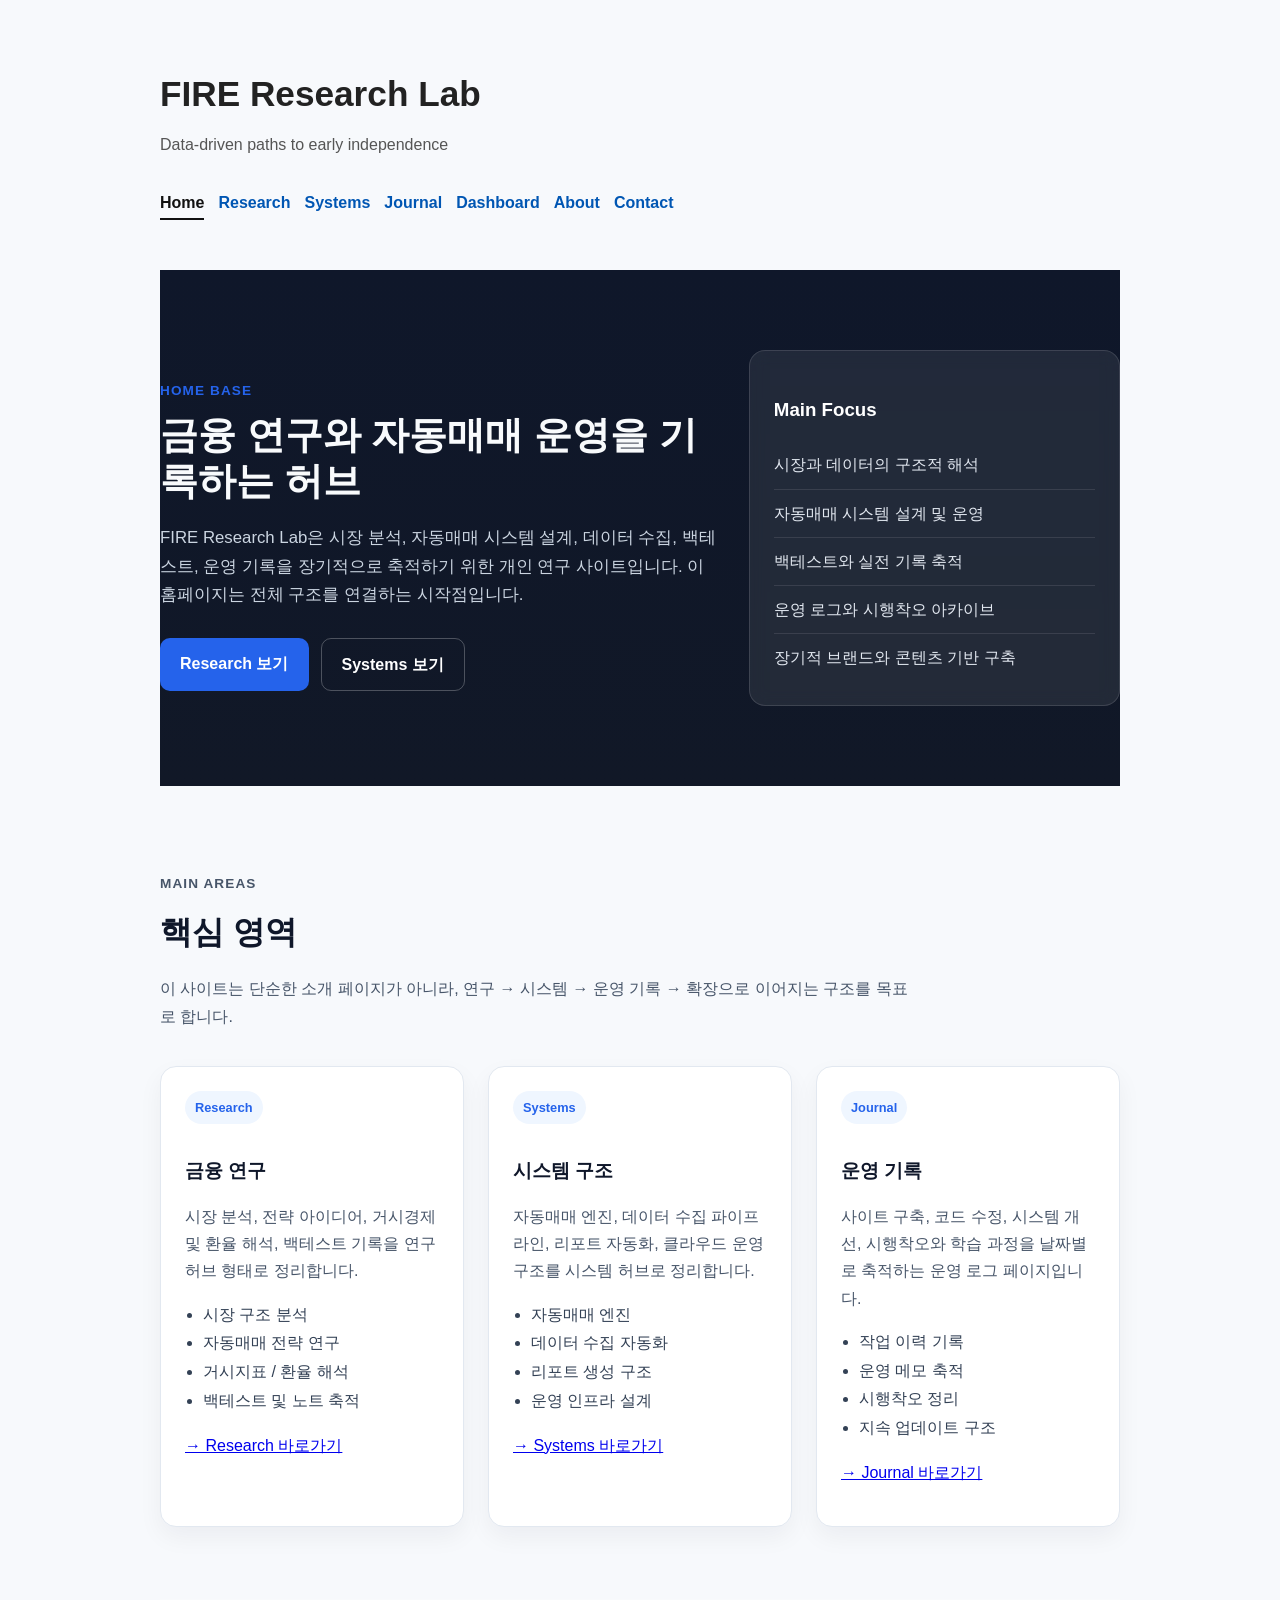
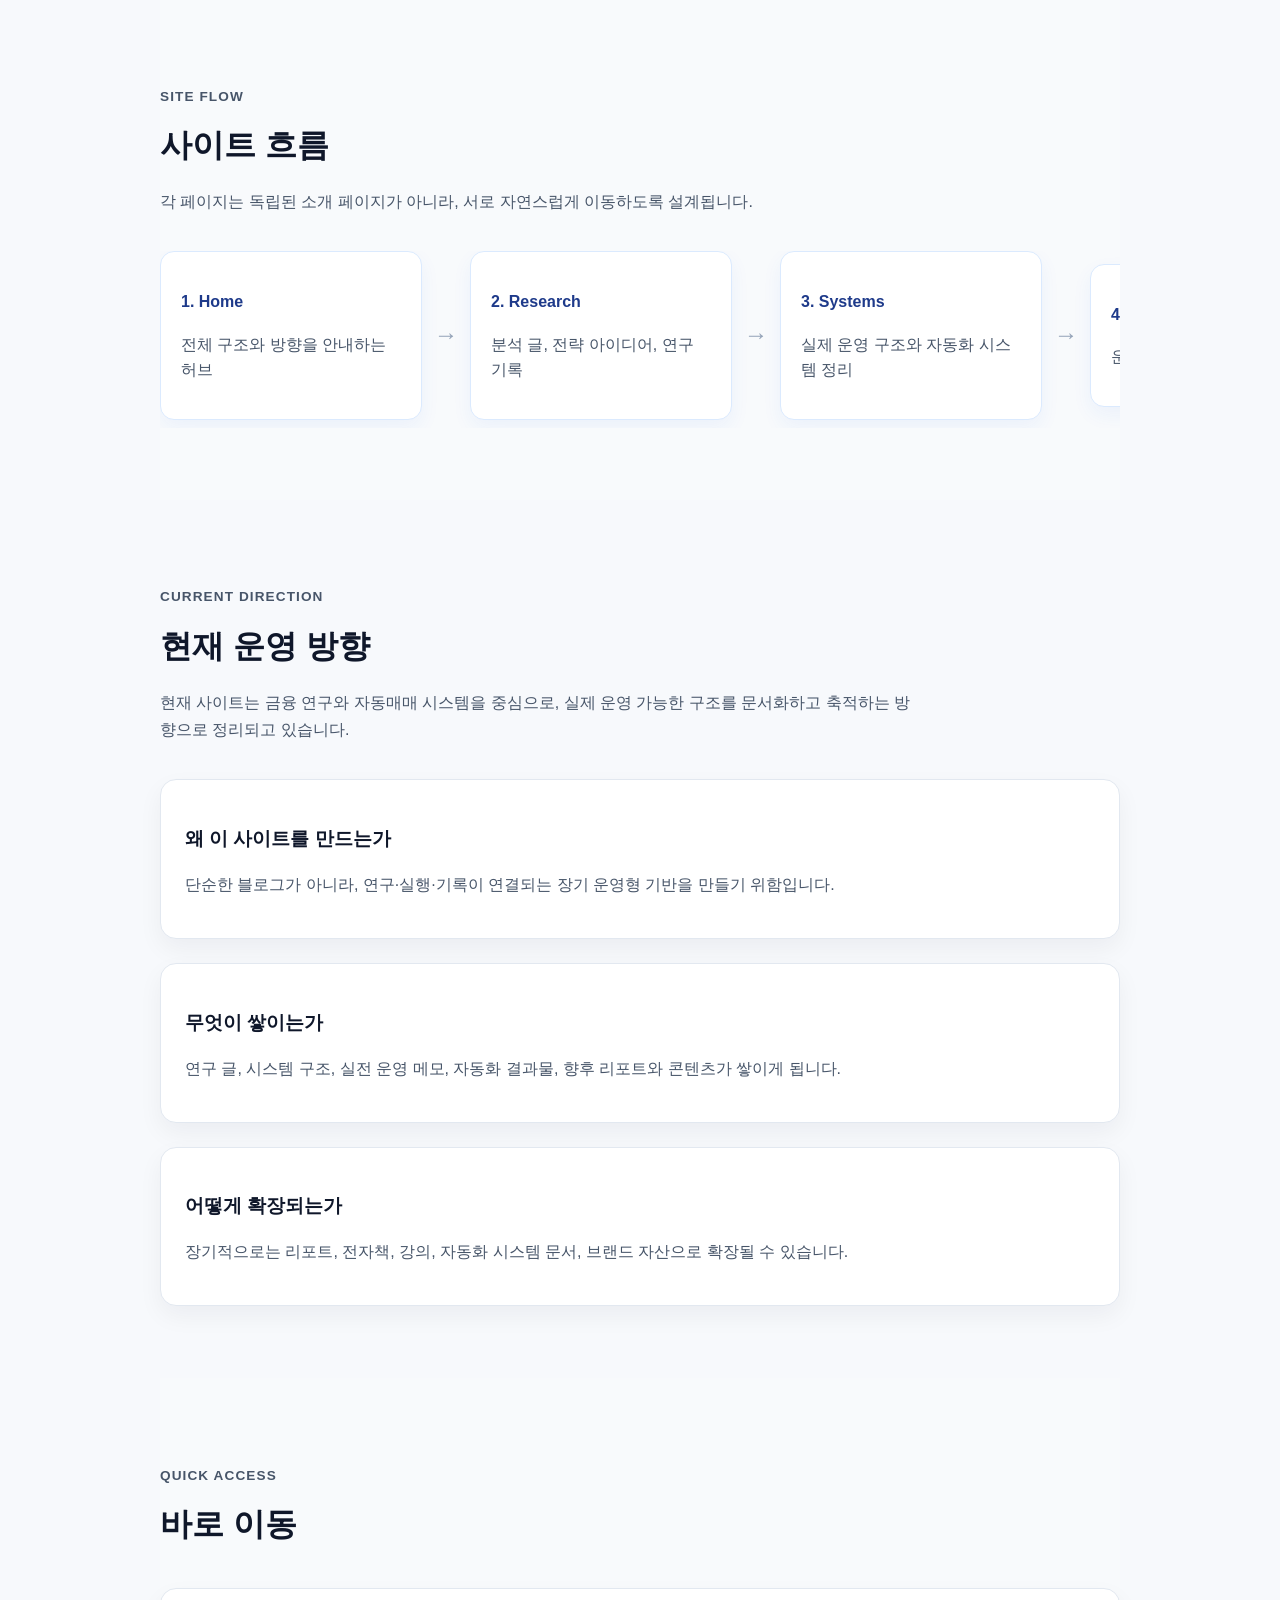
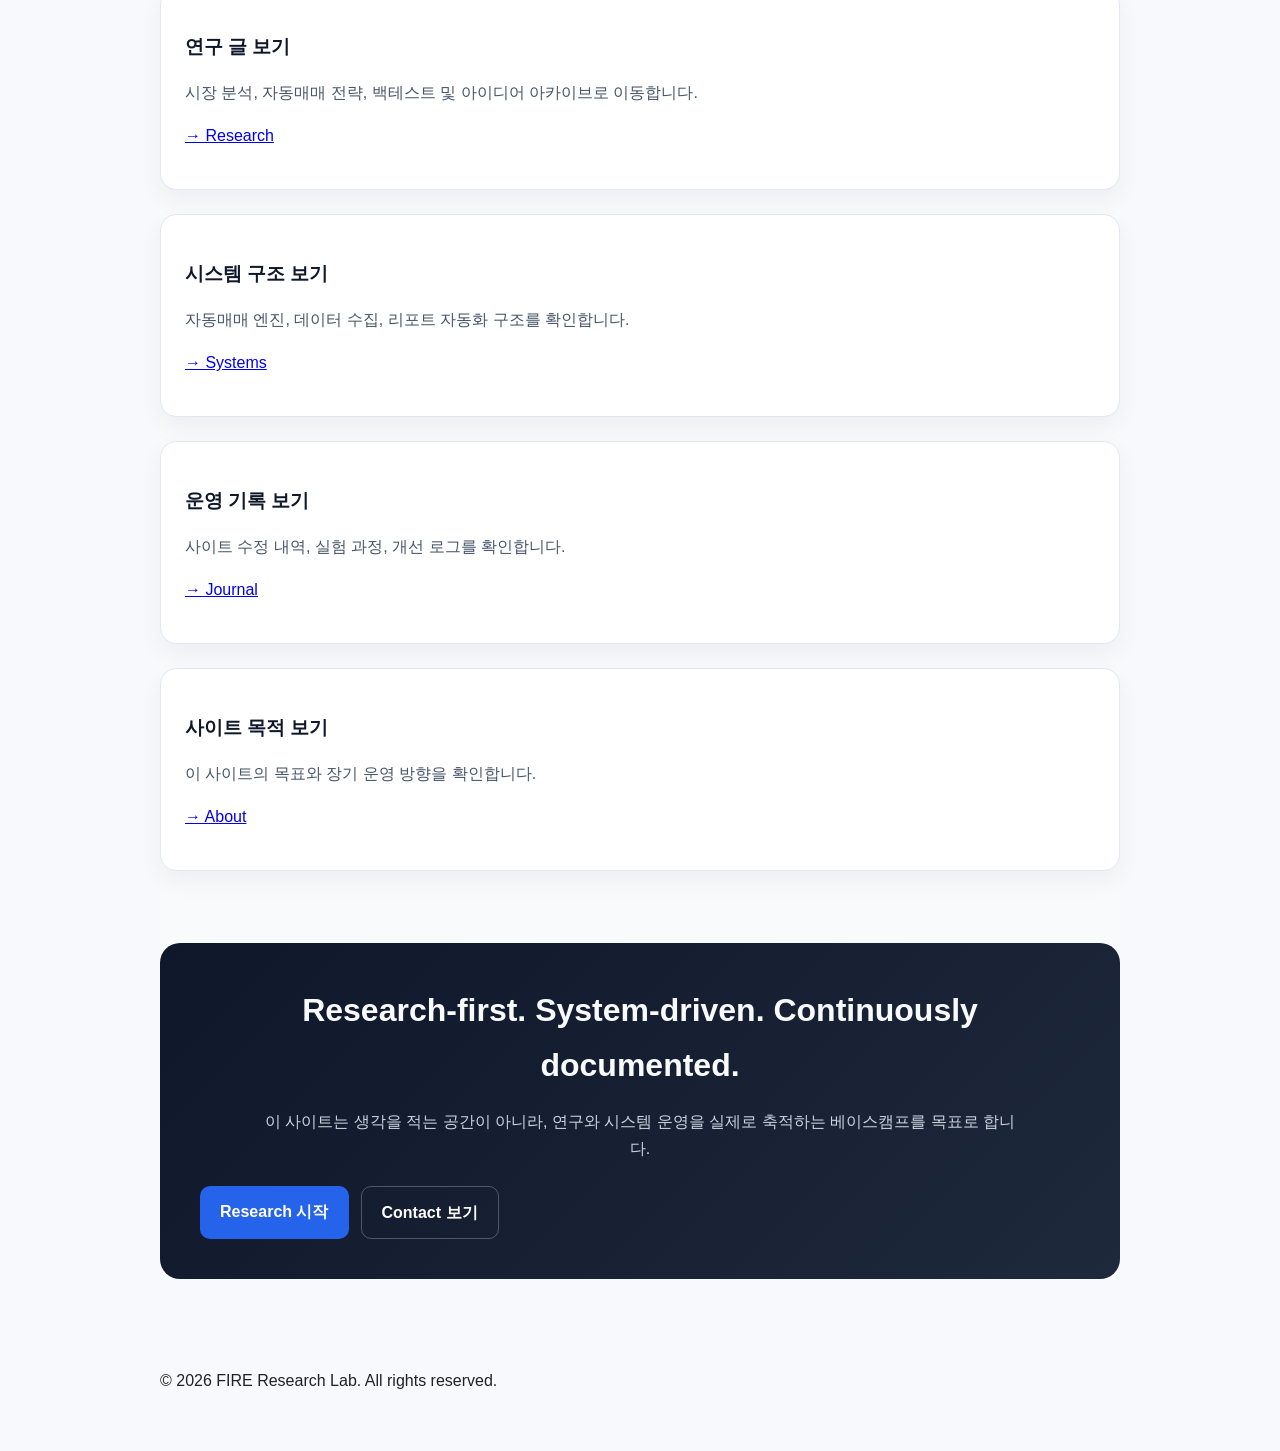
<file: index.html>
<!DOCTYPE html>
<html lang="ko">
<head>
  <meta charset="UTF-8">
  <meta name="viewport" content="width=device-width, initial-scale=1.0">
  <title>FIRE Research Lab</title>
  <meta name="description" content="금융 연구, 자동매매 시스템, 데이터 분석, 운영 기록을 축적하는 개인 금융 연구 사이트">
  <meta name="keywords" content="금융 연구, 자동매매, 시스템 트레이딩, 백테스트, 데이터 분석, GitHub Pages">
  <meta name="author" content="Ji-hyun">
  <meta name="robots" content="index, follow">
  <link rel="canonical" href="https://nahaebom.github.io/index.html">

  <meta property="og:type" content="website">
  <meta property="og:title" content="FIRE Research Lab">
  <meta property="og:description" content="금융 연구, 자동매매 시스템, 데이터 분석, 운영 기록을 축적하는 개인 금융 연구 사이트">
  <meta property="og:url" content="https://nahaebom.github.io/index.html">
  <meta property="og:site_name" content="FIRE Research Lab">
  <meta property="og:locale" content="ko_KR">

  <meta name="twitter:card" content="summary">
  <meta name="twitter:title" content="FIRE Research Lab">
  <meta name="twitter:description" content="금융 연구, 자동매매 시스템, 데이터 분석, 운영 기록을 축적하는 개인 금융 연구 사이트">

  <link rel="stylesheet" href="css/style.css">
</head>
<body>

  <header class="site-header">
    <div class="container">
      <h1 class="site-title">FIRE Research Lab</h1>
      <p class="site-subtitle">Data-driven paths to early independence</p>

      <nav class="site-nav">
        <a href="index.html" class="active">Home</a>
        <a href="research.html">Research</a>
        <a href="systems.html">Systems</a>
        <a href="journal.html">Journal</a>

        <a href="dashboard.html">Dashboard</a>
        <a href="about.html">About</a>
        <a href="contact.html">Contact</a>
      </nav>
    </div>
  </header>

  <main>
    <!-- Hero -->
    <section class="page-hero">
      <div class="container">
        <div class="hero-grid">
          <div>
            <p class="section-eyebrow">Home Base</p>
            <h2 class="page-title">금융 연구와 자동매매 운영을 기록하는 허브</h2>
            <p class="page-description">
              FIRE Research Lab은 시장 분석, 자동매매 시스템 설계, 데이터 수집,
              백테스트, 운영 기록을 장기적으로 축적하기 위한 개인 연구 사이트입니다.
              이 홈페이지는 전체 구조를 연결하는 시작점입니다.
            </p>

            <div class="hero-actions">
              <a href="research.html" class="btn btn-primary">Research 보기</a>
              <a href="systems.html" class="btn btn-secondary">Systems 보기</a>
            </div>
          </div>

          <div class="hero-card">
            <h3>Main Focus</h3>
            <ul class="hero-list">
              <li>시장과 데이터의 구조적 해석</li>
              <li>자동매매 시스템 설계 및 운영</li>
              <li>백테스트와 실전 기록 축적</li>
              <li>운영 로그와 시행착오 아카이브</li>
              <li>장기적 브랜드와 콘텐츠 기반 구축</li>
            </ul>
          </div>
        </div>
      </div>
    </section>

    <!-- Main Areas -->
    <section class="content-section">
      <div class="container">
        <div class="section-heading">
          <p class="section-eyebrow">Main Areas</p>
          <h2>핵심 영역</h2>
          <p>
            이 사이트는 단순한 소개 페이지가 아니라,
            연구 → 시스템 → 운영 기록 → 확장으로 이어지는 구조를 목표로 합니다.
          </p>
        </div>

        <div class="card-grid three-col">
          <article class="info-card">
            <span class="card-tag">Research</span>
            <h3>금융 연구</h3>
            <p>
              시장 분석, 전략 아이디어, 거시경제 및 환율 해석,
              백테스트 기록을 연구 허브 형태로 정리합니다.
            </p>
            <ul class="feature-list">
              <li>시장 구조 분석</li>
              <li>자동매매 전략 연구</li>
              <li>거시지표 / 환율 해석</li>
              <li>백테스트 및 노트 축적</li>
            </ul>
            <p><a href="research.html">→ Research 바로가기</a></p>
          </article>

          <article class="info-card">
            <span class="card-tag">Systems</span>
            <h3>시스템 구조</h3>
            <p>
              자동매매 엔진, 데이터 수집 파이프라인, 리포트 자동화,
              클라우드 운영 구조를 시스템 허브로 정리합니다.
            </p>
            <ul class="feature-list">
              <li>자동매매 엔진</li>
              <li>데이터 수집 자동화</li>
              <li>리포트 생성 구조</li>
              <li>운영 인프라 설계</li>
            </ul>
            <p><a href="systems.html">→ Systems 바로가기</a></p>
          </article>

          <article class="info-card">
            <span class="card-tag">Journal</span>
            <h3>운영 기록</h3>
            <p>
              사이트 구축, 코드 수정, 시스템 개선, 시행착오와
              학습 과정을 날짜별로 축적하는 운영 로그 페이지입니다.
            </p>
            <ul class="feature-list">
              <li>작업 이력 기록</li>
              <li>운영 메모 축적</li>
              <li>시행착오 정리</li>
              <li>지속 업데이트 구조</li>
            </ul>
            <p><a href="journal.html">→ Journal 바로가기</a></p>
          </article>
        </div>
      </div>
    </section>

    <!-- Site Flow -->
    <section class="content-section alt-section">
      <div class="container">
        <div class="section-heading">
          <p class="section-eyebrow">Site Flow</p>
          <h2>사이트 흐름</h2>
          <p>
            각 페이지는 독립된 소개 페이지가 아니라, 서로 자연스럽게 이동하도록 설계됩니다.
          </p>
        </div>

        <div class="architecture-flow">
          <div class="flow-box">
            <h3>1. Home</h3>
            <p>전체 구조와 방향을 안내하는 허브</p>
          </div>
          <div class="flow-arrow">→</div>
          <div class="flow-box">
            <h3>2. Research</h3>
            <p>분석 글, 전략 아이디어, 연구 기록</p>
          </div>
          <div class="flow-arrow">→</div>
          <div class="flow-box">
            <h3>3. Systems</h3>
            <p>실제 운영 구조와 자동화 시스템 정리</p>
          </div>
          <div class="flow-arrow">→</div>
          <div class="flow-box">
            <h3>4. Journal</h3>
            <p>운영 로그와 개선 이력 축적</p>
          </div>
          <div class="flow-arrow">→</div>
          <div class="flow-box">
            <h3>5. Contact</h3>
            <p>향후 문의 및 협업 연결</p>
          </div>
        </div>
      </div>
    </section>

    <!-- Current Direction -->
    <section class="content-section">
      <div class="container">
        <div class="section-heading">
          <p class="section-eyebrow">Current Direction</p>
          <h2>현재 운영 방향</h2>
          <p>
            현재 사이트는 금융 연구와 자동매매 시스템을 중심으로,
            실제 운영 가능한 구조를 문서화하고 축적하는 방향으로 정리되고 있습니다.
          </p>
        </div>

        <div class="card-grid">
          <article class="info-card">
            <h3>왜 이 사이트를 만드는가</h3>
            <p>
              단순한 블로그가 아니라, 연구·실행·기록이 연결되는 장기 운영형 기반을 만들기 위함입니다.
            </p>
          </article>

          <article class="info-card">
            <h3>무엇이 쌓이는가</h3>
            <p>
              연구 글, 시스템 구조, 실전 운영 메모, 자동화 결과물, 향후 리포트와 콘텐츠가 쌓이게 됩니다.
            </p>
          </article>

          <article class="info-card">
            <h3>어떻게 확장되는가</h3>
            <p>
              장기적으로는 리포트, 전자책, 강의, 자동화 시스템 문서, 브랜드 자산으로 확장될 수 있습니다.
            </p>
          </article>
        </div>
      </div>
    </section>

    <!-- Quick Access -->
    <section class="content-section alt-section">
      <div class="container">
        <div class="section-heading">
          <p class="section-eyebrow">Quick Access</p>
          <h2>바로 이동</h2>
        </div>

        <div class="card-grid two-col">
          <article class="info-card">
            <h3>연구 글 보기</h3>
            <p>시장 분석, 자동매매 전략, 백테스트 및 아이디어 아카이브로 이동합니다.</p>
            <p><a href="research.html">→ Research</a></p>
          </article>

          <article class="info-card">
            <h3>시스템 구조 보기</h3>
            <p>자동매매 엔진, 데이터 수집, 리포트 자동화 구조를 확인합니다.</p>
            <p><a href="systems.html">→ Systems</a></p>
          </article>

          <article class="info-card">
            <h3>운영 기록 보기</h3>
            <p>사이트 수정 내역, 실험 과정, 개선 로그를 확인합니다.</p>
            <p><a href="journal.html">→ Journal</a></p>
          </article>

          <article class="info-card">
            <h3>사이트 목적 보기</h3>
            <p>이 사이트의 목표와 장기 운영 방향을 확인합니다.</p>
            <p><a href="about.html">→ About</a></p>
          </article>
        </div>
      </div>
    </section>

    <!-- CTA -->
    <section class="content-section cta-section">
      <div class="container">
        <div class="cta-box">
          <h2>Research-first. System-driven. Continuously documented.</h2>
          <p>
            이 사이트는 생각을 적는 공간이 아니라,
            연구와 시스템 운영을 실제로 축적하는 베이스캠프를 목표로 합니다.
          </p>
          <div class="hero-actions">
            <a href="research.html" class="btn btn-primary">Research 시작</a>
            <a href="contact.html" class="btn btn-secondary">Contact 보기</a>
          </div>
        </div>
      </div>
    </section>
  </main>

  <footer class="site-footer">
    <div class="container">
      <p>&copy; 2026 FIRE Research Lab. All rights reserved.</p>
    </div>
  </footer>

</body>
</html>
</file>
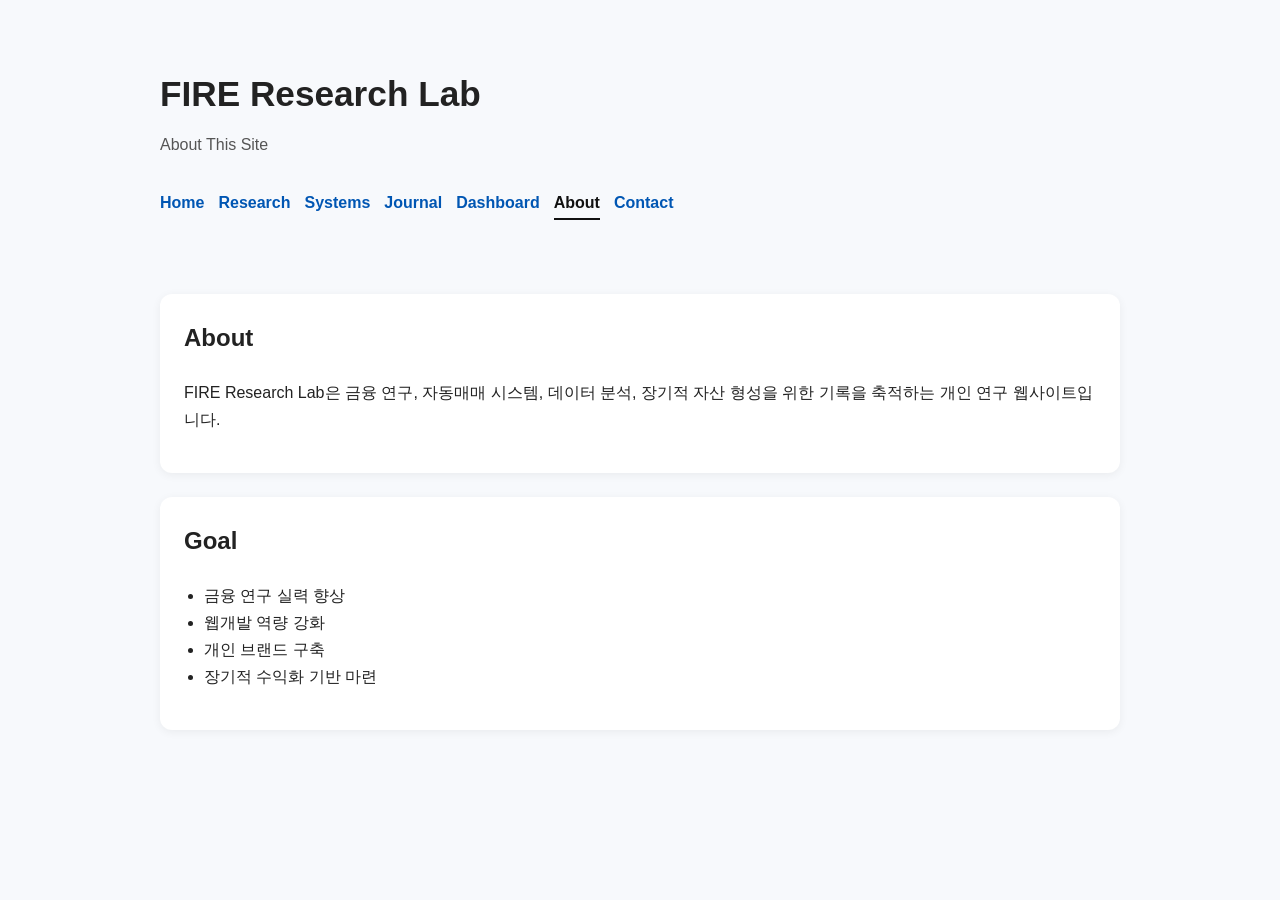
<file: about.html>
<!DOCTYPE html>
<html lang="ko">
<head>
  <meta charset="UTF-8">
  <meta name="viewport" content="width=device-width, initial-scale=1.0">
  <meta name="description" content="FIRE Research Lab의 운영 목적과 장기 방향을 소개하는 페이지">
  <title>About | FIRE Research Lab</title>
  <link rel="stylesheet" href="css/style.css">
</head>
<body>

  <header class="site-header">
    <div class="container">
      <h1 class="site-title">FIRE Research Lab</h1>
      <p class="site-subtitle">About This Site</p>

      <nav class="site-nav">
        <a href="index.html">Home</a>
        <a href="research.html">Research</a>
        <a href="systems.html">Systems</a>
        <a href="journal.html">Journal</a>
        <a href="dashboard.html">Dashboard</a>
        <a href="about.html" class="active">About</a>
        <a href="contact.html">Contact</a>
      </nav>
    </div>
  </header>

  <main class="container">
    <section class="card">
      <h2>About</h2>
      <p>
        FIRE Research Lab은 금융 연구, 자동매매 시스템, 데이터 분석, 장기적 자산 형성을 위한 기록을 축적하는 개인 연구 웹사이트입니다.
      </p>
    </section>

    <section class="card">
      <h2>Goal</h2>
      <ul>
        <li>금융 연구 실력 향상</li>
        <li>웹개발 역량 강화</li>
        <li>개인 브랜드 구축</li>
        <li>장기적 수익화 기반 마련</li>
      </ul>
    </section>
  </main>

</body>
</html>
</file>
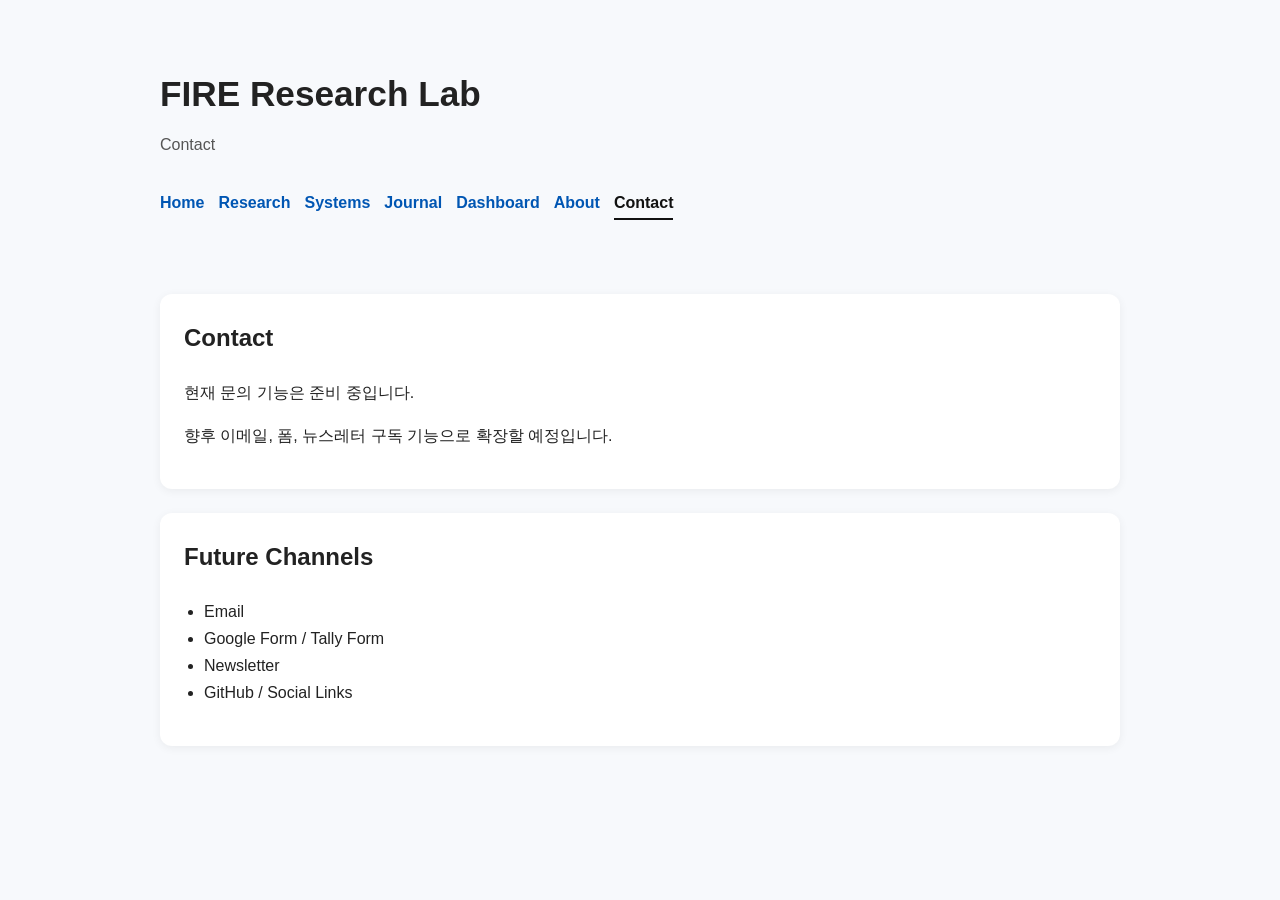
<file: contact.html>
<!DOCTYPE html>
<html lang="ko">
<head>
  <meta charset="UTF-8">
  <meta name="viewport" content="width=device-width, initial-scale=1.0">
  <meta name="description" content="FIRE Research Lab의 문의 및 향후 소통 채널을 안내하는 페이지">
  <title>Contact | FIRE Research Lab</title>
  <link rel="stylesheet" href="css/style.css">
</head>
<body>

  <header class="site-header">
    <div class="container">
      <h1 class="site-title">FIRE Research Lab</h1>
      <p class="site-subtitle">Contact</p>

      <nav class="site-nav">
        <a href="index.html">Home</a>
        <a href="research.html">Research</a>
        <a href="systems.html">Systems</a>
        <a href="journal.html">Journal</a>
        <a href="dashboard.html">Dashboard</a>
        <a href="about.html">About</a>
        <a href="contact.html" class="active">Contact</a>
      </nav>
    </div>
  </header>

  <main class="container">
    <section class="card">
      <h2>Contact</h2>
      <p>현재 문의 기능은 준비 중입니다.</p>
      <p>향후 이메일, 폼, 뉴스레터 구독 기능으로 확장할 예정입니다.</p>
    </section>

    <section class="card">
      <h2>Future Channels</h2>
      <ul>
        <li>Email</li>
        <li>Google Form / Tally Form</li>
        <li>Newsletter</li>
        <li>GitHub / Social Links</li>
      </ul>
    </section>
  </main>

</body>
</html>
</file>
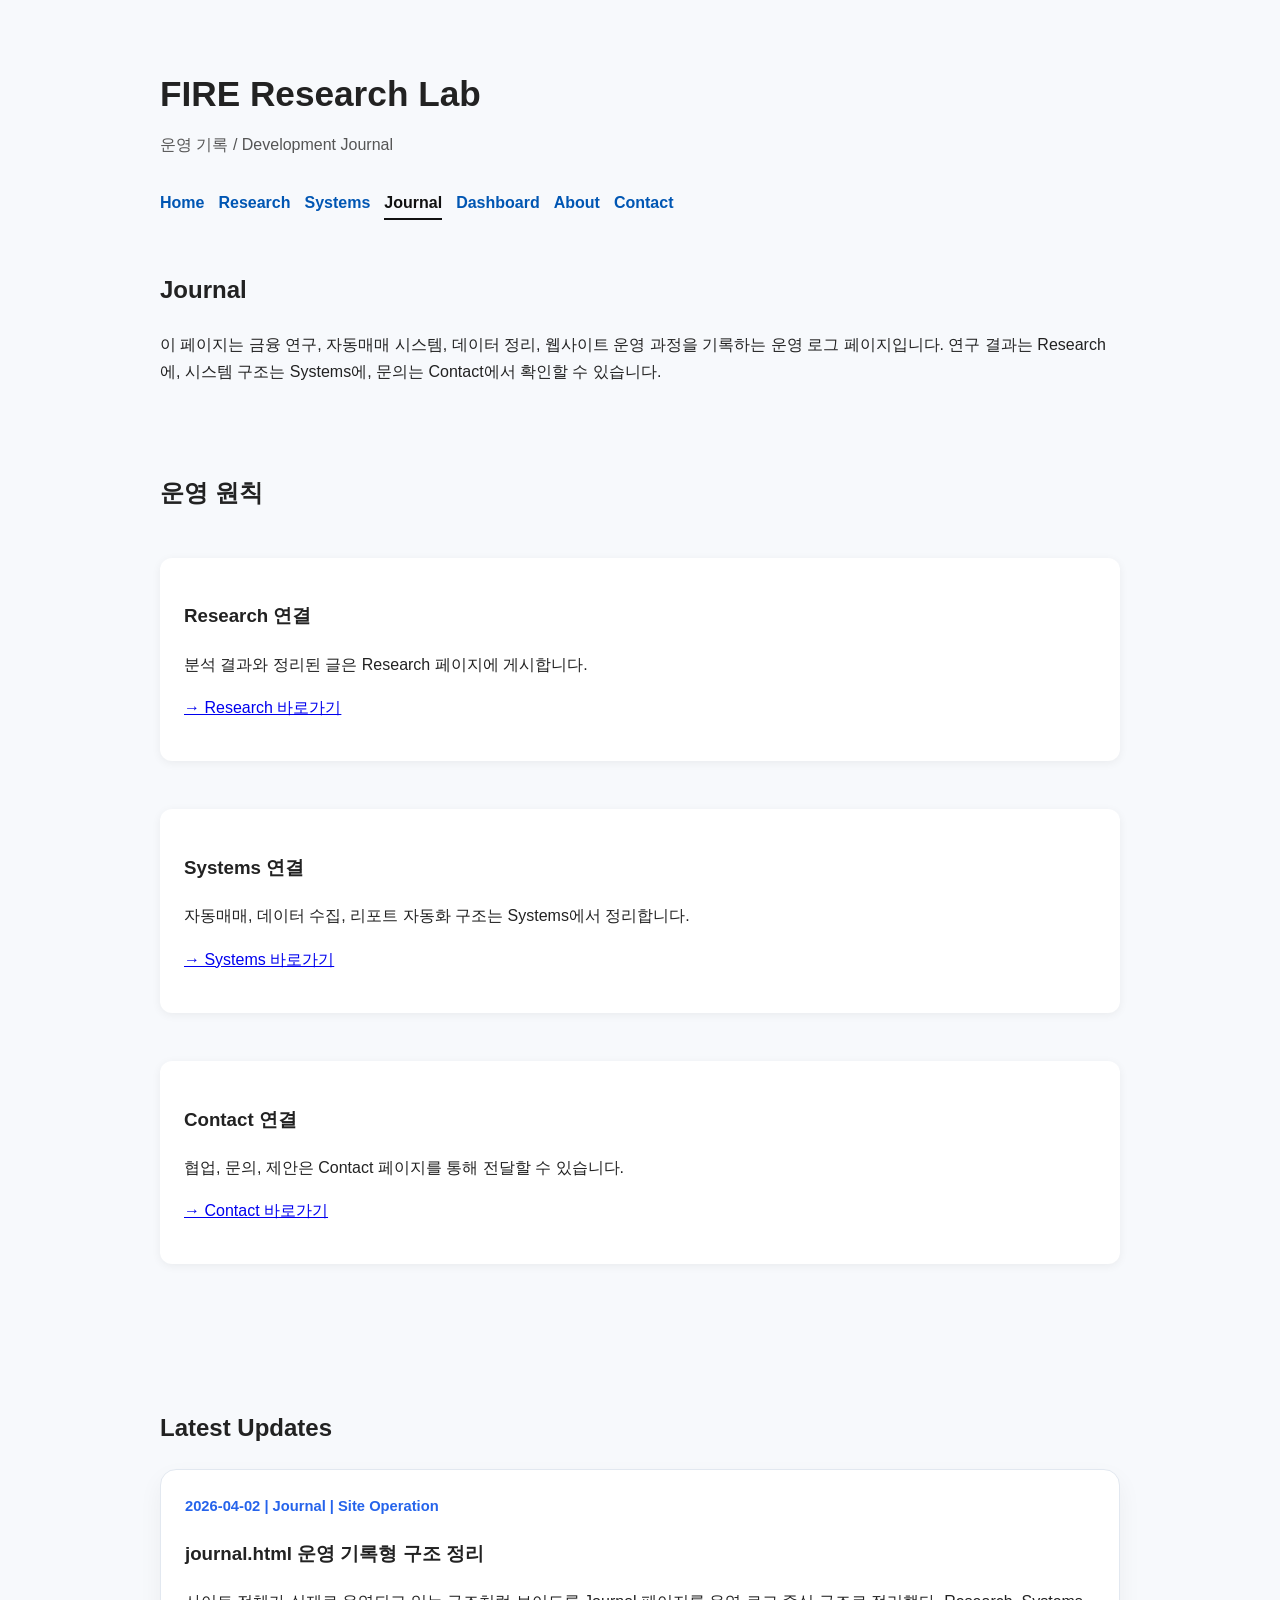
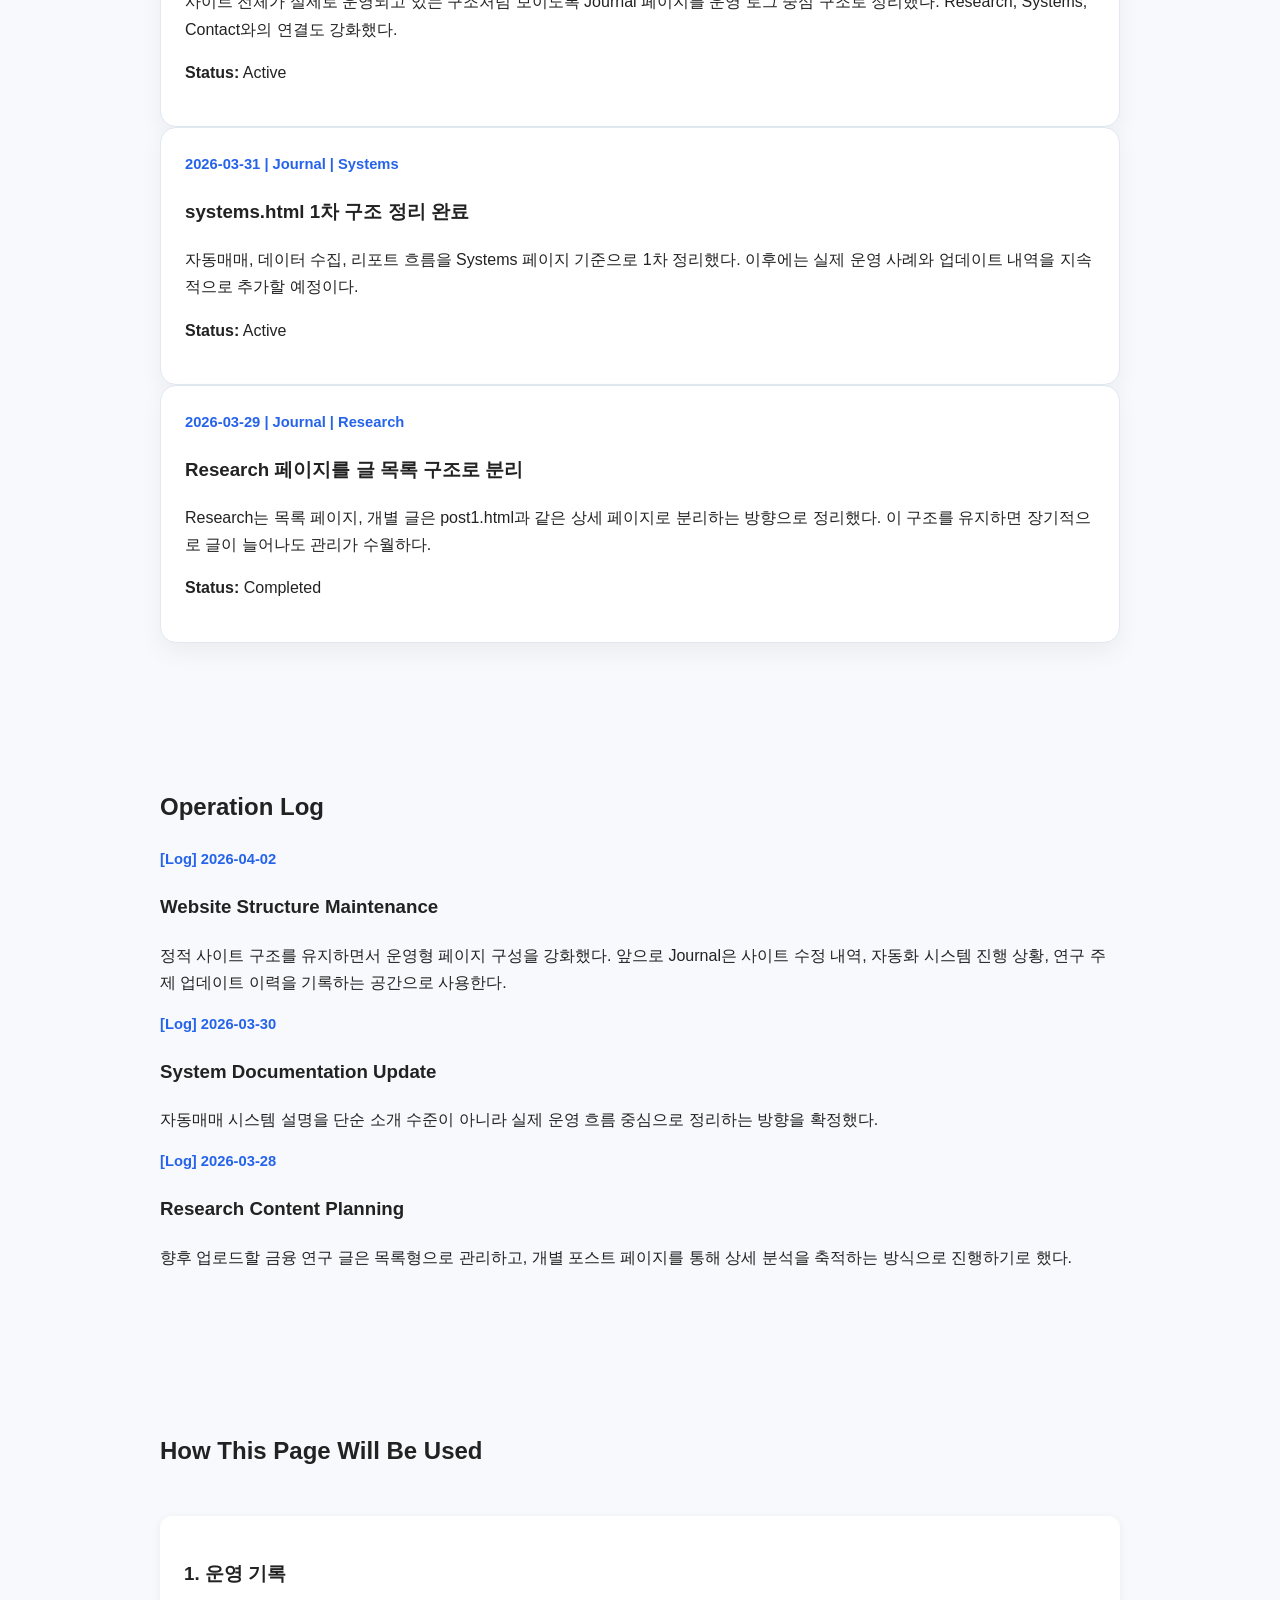
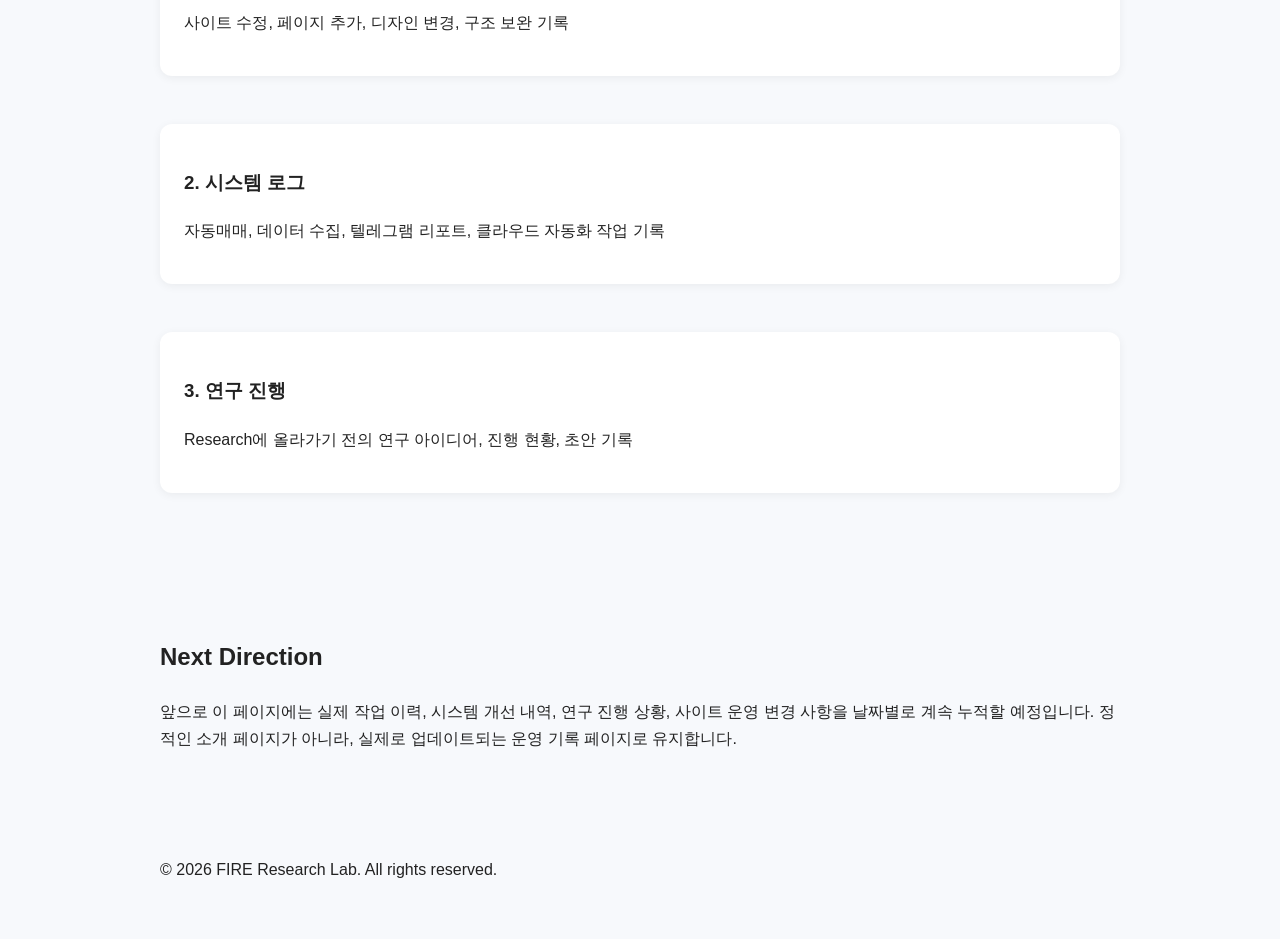
<file: journal.html>
<!DOCTYPE html>
<html lang="ko">
<head>
  <meta charset="UTF-8">
  <meta name="viewport" content="width=device-width, initial-scale=1.0">
  <title>Journal | FIRE Research Lab</title>
  <link rel="stylesheet" href="css/style.css">
</head>
<body>

  <header class="site-header">
    <div class="container">
      <h1 class="site-title">FIRE Research Lab</h1>
      <p class="site-subtitle">운영 기록 / Development Journal</p>

      <nav class="site-nav">
        <a href="index.html">Home</a>
        <a href="research.html">Research</a>
        <a href="systems.html">Systems</a>
        <a href="journal.html" class="active">Journal</a>
        <a href="dashboard.html">Dashboard</a>
        <a href="about.html">About</a>
        <a href="contact.html">Contact</a>
      </nav>
    </div>
  </header>

  <main class="container">

    <section class="page-intro">
      <h2>Journal</h2>
      <p>
        이 페이지는 금융 연구, 자동매매 시스템, 데이터 정리, 웹사이트 운영 과정을
        기록하는 운영 로그 페이지입니다. 연구 결과는 Research에,
        시스템 구조는 Systems에, 문의는 Contact에서 확인할 수 있습니다.
      </p>
    </section>

    <section class="content-section">
      <h2>운영 원칙</h2>
      <div class="card-grid">
        <article class="card">
          <h3>Research 연결</h3>
          <p>분석 결과와 정리된 글은 Research 페이지에 게시합니다.</p>
          <p><a href="research.html">→ Research 바로가기</a></p>
        </article>

        <article class="card">
          <h3>Systems 연결</h3>
          <p>자동매매, 데이터 수집, 리포트 자동화 구조는 Systems에서 정리합니다.</p>
          <p><a href="systems.html">→ Systems 바로가기</a></p>
        </article>

        <article class="card">
          <h3>Contact 연결</h3>
          <p>협업, 문의, 제안은 Contact 페이지를 통해 전달할 수 있습니다.</p>
          <p><a href="contact.html">→ Contact 바로가기</a></p>
        </article>
      </div>
    </section>

    <section class="content-section">
      <h2>Latest Updates</h2>

      <article class="post-card">
        <p class="post-meta">2026-04-02 | Journal | Site Operation</p>
        <h3>journal.html 운영 기록형 구조 정리</h3>
        <p>
          사이트 전체가 실제로 운영되고 있는 구조처럼 보이도록 Journal 페이지를
          운영 로그 중심 구조로 정리했다. Research, Systems, Contact와의 연결도 강화했다.
        </p>
        <p><strong>Status:</strong> Active</p>
      </article>

      <article class="post-card">
        <p class="post-meta">2026-03-31 | Journal | Systems</p>
        <h3>systems.html 1차 구조 정리 완료</h3>
        <p>
          자동매매, 데이터 수집, 리포트 흐름을 Systems 페이지 기준으로 1차 정리했다.
          이후에는 실제 운영 사례와 업데이트 내역을 지속적으로 추가할 예정이다.
        </p>
        <p><strong>Status:</strong> Active</p>
      </article>

      <article class="post-card">
        <p class="post-meta">2026-03-29 | Journal | Research</p>
        <h3>Research 페이지를 글 목록 구조로 분리</h3>
        <p>
          Research는 목록 페이지, 개별 글은 post1.html과 같은 상세 페이지로 분리하는 방향으로
          정리했다. 이 구조를 유지하면 장기적으로 글이 늘어나도 관리가 수월하다.
        </p>
        <p><strong>Status:</strong> Completed</p>
      </article>
    </section>

    <section class="content-section">
      <h2>Operation Log</h2>

      <article class="log-entry">
        <p class="post-meta">[Log] 2026-04-02</p>
        <h3>Website Structure Maintenance</h3>
        <p>
          정적 사이트 구조를 유지하면서 운영형 페이지 구성을 강화했다.
          앞으로 Journal은 사이트 수정 내역, 자동화 시스템 진행 상황,
          연구 주제 업데이트 이력을 기록하는 공간으로 사용한다.
        </p>
      </article>

      <article class="log-entry">
        <p class="post-meta">[Log] 2026-03-30</p>
        <h3>System Documentation Update</h3>
        <p>
          자동매매 시스템 설명을 단순 소개 수준이 아니라 실제 운영 흐름 중심으로
          정리하는 방향을 확정했다.
        </p>
      </article>

      <article class="log-entry">
        <p class="post-meta">[Log] 2026-03-28</p>
        <h3>Research Content Planning</h3>
        <p>
          향후 업로드할 금융 연구 글은 목록형으로 관리하고,
          개별 포스트 페이지를 통해 상세 분석을 축적하는 방식으로 진행하기로 했다.
        </p>
      </article>
    </section>

    <section class="content-section">
      <h2>How This Page Will Be Used</h2>
      <div class="card-grid">
        <article class="card">
          <h3>1. 운영 기록</h3>
          <p>사이트 수정, 페이지 추가, 디자인 변경, 구조 보완 기록</p>
        </article>

        <article class="card">
          <h3>2. 시스템 로그</h3>
          <p>자동매매, 데이터 수집, 텔레그램 리포트, 클라우드 자동화 작업 기록</p>
        </article>

        <article class="card">
          <h3>3. 연구 진행</h3>
          <p>Research에 올라가기 전의 연구 아이디어, 진행 현황, 초안 기록</p>
        </article>
      </div>
    </section>

    <section class="content-section">
      <h2>Next Direction</h2>
      <p>
        앞으로 이 페이지에는 실제 작업 이력, 시스템 개선 내역, 연구 진행 상황,
        사이트 운영 변경 사항을 날짜별로 계속 누적할 예정입니다.
        정적인 소개 페이지가 아니라, 실제로 업데이트되는 운영 기록 페이지로 유지합니다.
      </p>
    </section>

  </main>

  <footer class="site-footer">
    <div class="container">
      <p>© 2026 FIRE Research Lab. All rights reserved.</p>
    </div>
  </footer>

</body>
</html>
</file>
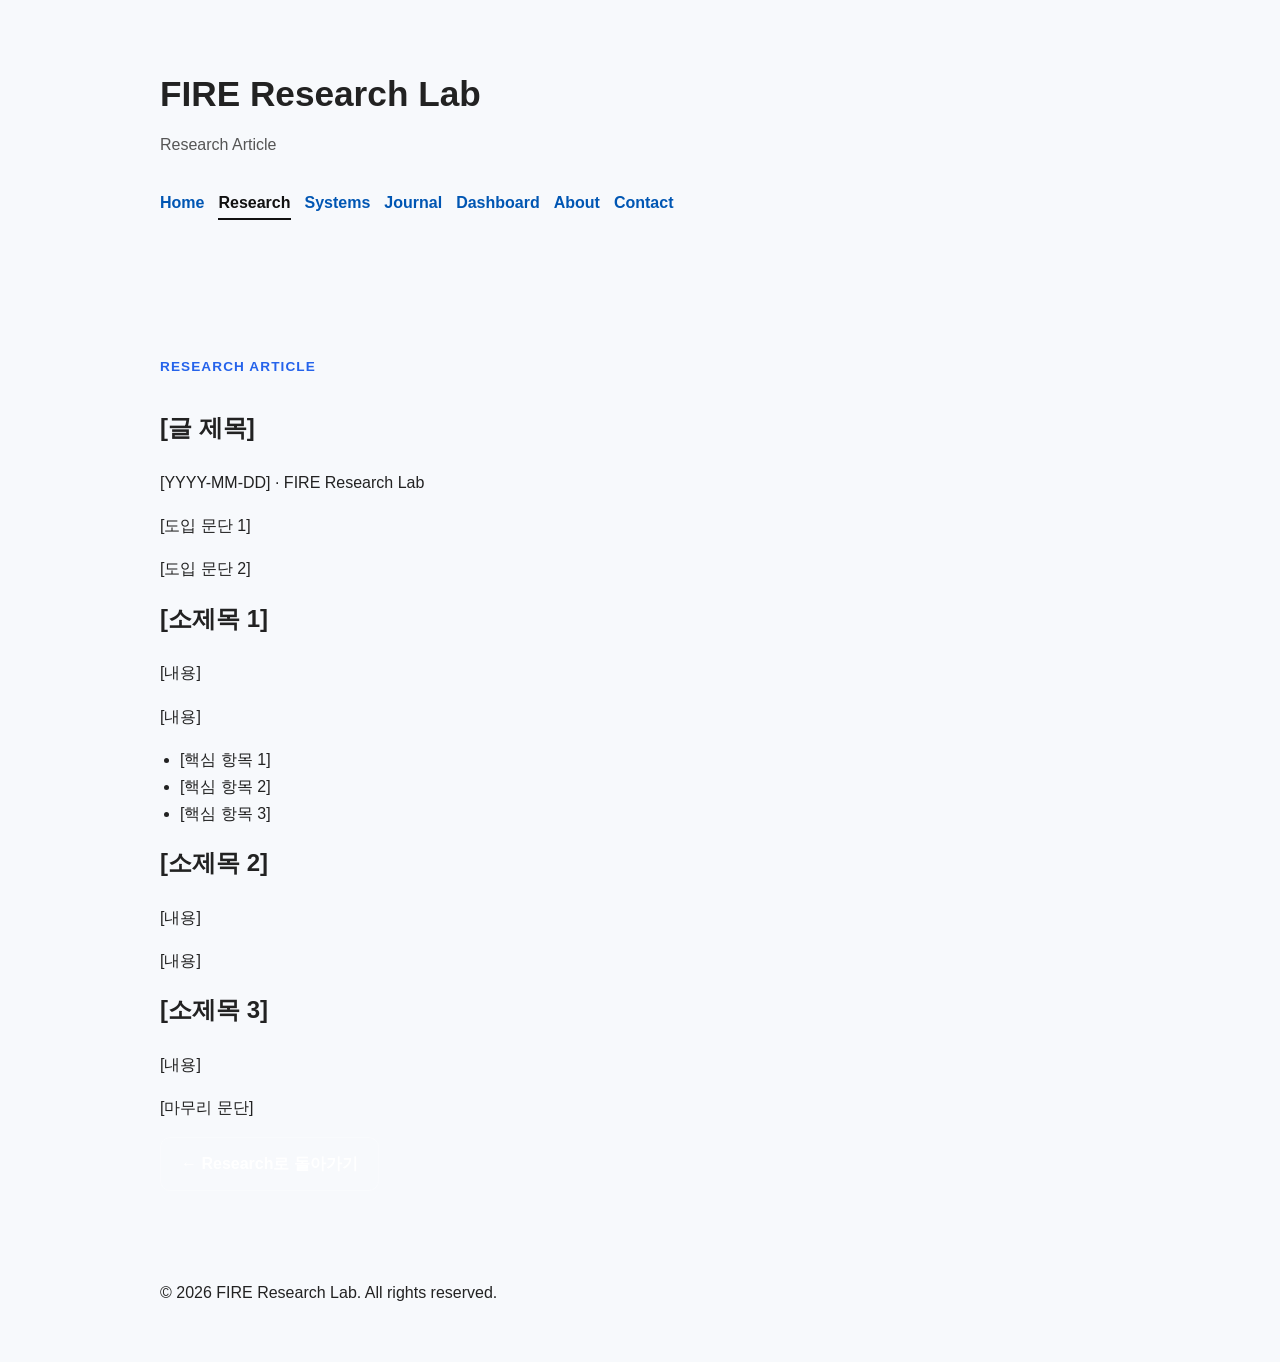
<file: post-template.html>
<!DOCTYPE html>
<html lang="ko">
<head>
  <meta charset="UTF-8">
  <meta name="viewport" content="width=device-width, initial-scale=1.0">

  <title>[글 제목] | FIRE Research Lab</title>
  <meta name="description" content="[글 설명 한 줄]">
  <meta name="keywords" content="[키워드1], [키워드2], [키워드3]">
  <meta name="author" content="Ji-hyun">
  <meta name="robots" content="index, follow">
  <link rel="canonical" href="https://nahaebom.github.io/[파일명].html">

  <meta property="og:type" content="article">
  <meta property="og:title" content="[글 제목] | FIRE Research Lab">
  <meta property="og:description" content="[글 설명 한 줄]">
  <meta property="og:url" content="https://nahaebom.github.io/[파일명].html">
  <meta property="og:site_name" content="FIRE Research Lab">
  <meta property="og:locale" content="ko_KR">

  <!-- 대표 이미지 사용 시 주석 해제 후 파일명만 바꾸기 -->
  <!--
  <meta property="og:image" content="https://nahaebom.github.io/images/[대표이미지파일명].jpg">
  <meta name="twitter:image" content="https://nahaebom.github.io/images/[대표이미지파일명].jpg">
  -->

  <meta name="twitter:card" content="summary">
  <meta name="twitter:title" content="[글 제목] | FIRE Research Lab">
  <meta name="twitter:description" content="[글 설명 한 줄]">

  <link rel="stylesheet" href="css/style.css">
</head>
<body>

  <header class="site-header">
    <div class="container">
      <h1 class="site-title">FIRE Research Lab</h1>
      <p class="site-subtitle">Research Article</p>

      <nav class="site-nav">
        <a href="index.html">Home</a>
        <a href="research.html" class="active">Research</a>
        <a href="systems.html">Systems</a>
        <a href="journal.html">Journal</a>
        <a href="dashboard.html">Dashboard</a>
        <a href="about.html">About</a>
        <a href="contact.html">Contact</a>
      </nav>
    </div>
  </header>

  <main>
    <section class="content-section">
      <div class="container article-layout">

        <div class="article-header">
          <p class="section-eyebrow">Research Article</p>
          <h1 class="article-title">[글 제목]</h1>
          <p class="article-meta">[YYYY-MM-DD] · FIRE Research Lab</p>
        </div>

        <!-- 본문 대표 이미지 사용 시 주석 해제 -->
        <!--
        <div class="article-cover">
          <img src="images/[대표이미지파일명].jpg" alt="[글 제목] 대표 이미지">
        </div>
        -->

        <article class="article-card">
          <section class="article-body">

            <p>[도입 문단 1]</p>
            <p>[도입 문단 2]</p>

            <h2>[소제목 1]</h2>
            <p>[내용]</p>
            <p>[내용]</p>

            <ul>
              <li>[핵심 항목 1]</li>
              <li>[핵심 항목 2]</li>
              <li>[핵심 항목 3]</li>
            </ul>

            <h2>[소제목 2]</h2>
            <p>[내용]</p>
            <p>[내용]</p>

            <h2>[소제목 3]</h2>
            <p>[내용]</p>
            <p>[마무리 문단]</p>

          </section>
        </article>

        <div class="article-footer-nav">
          <a href="research.html" class="btn btn-secondary article-back-btn">← Research로 돌아가기</a>
        </div>

      </div>
    </section>
  </main>

  <footer class="site-footer">
    <div class="container">
      <p>&copy; 2026 FIRE Research Lab. All rights reserved.</p>
    </div>
  </footer>

</body>
</html>
</file>
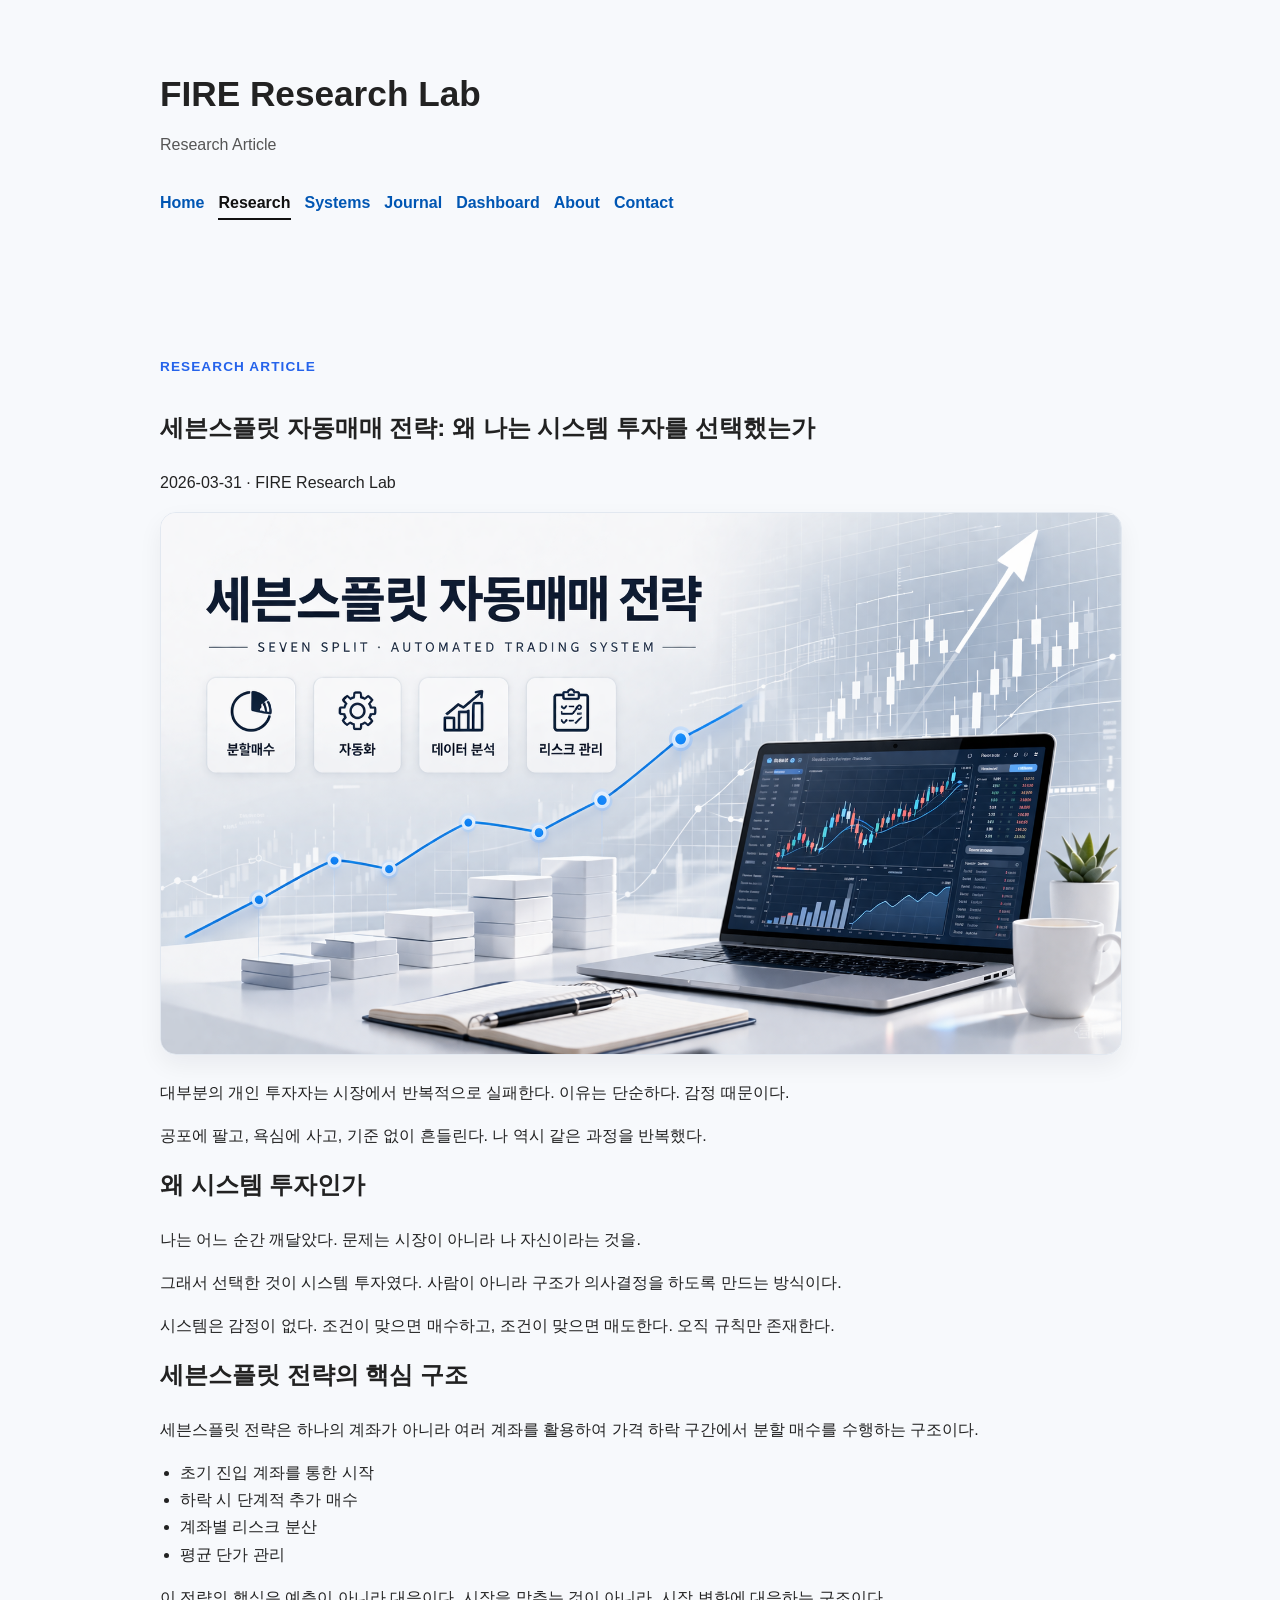
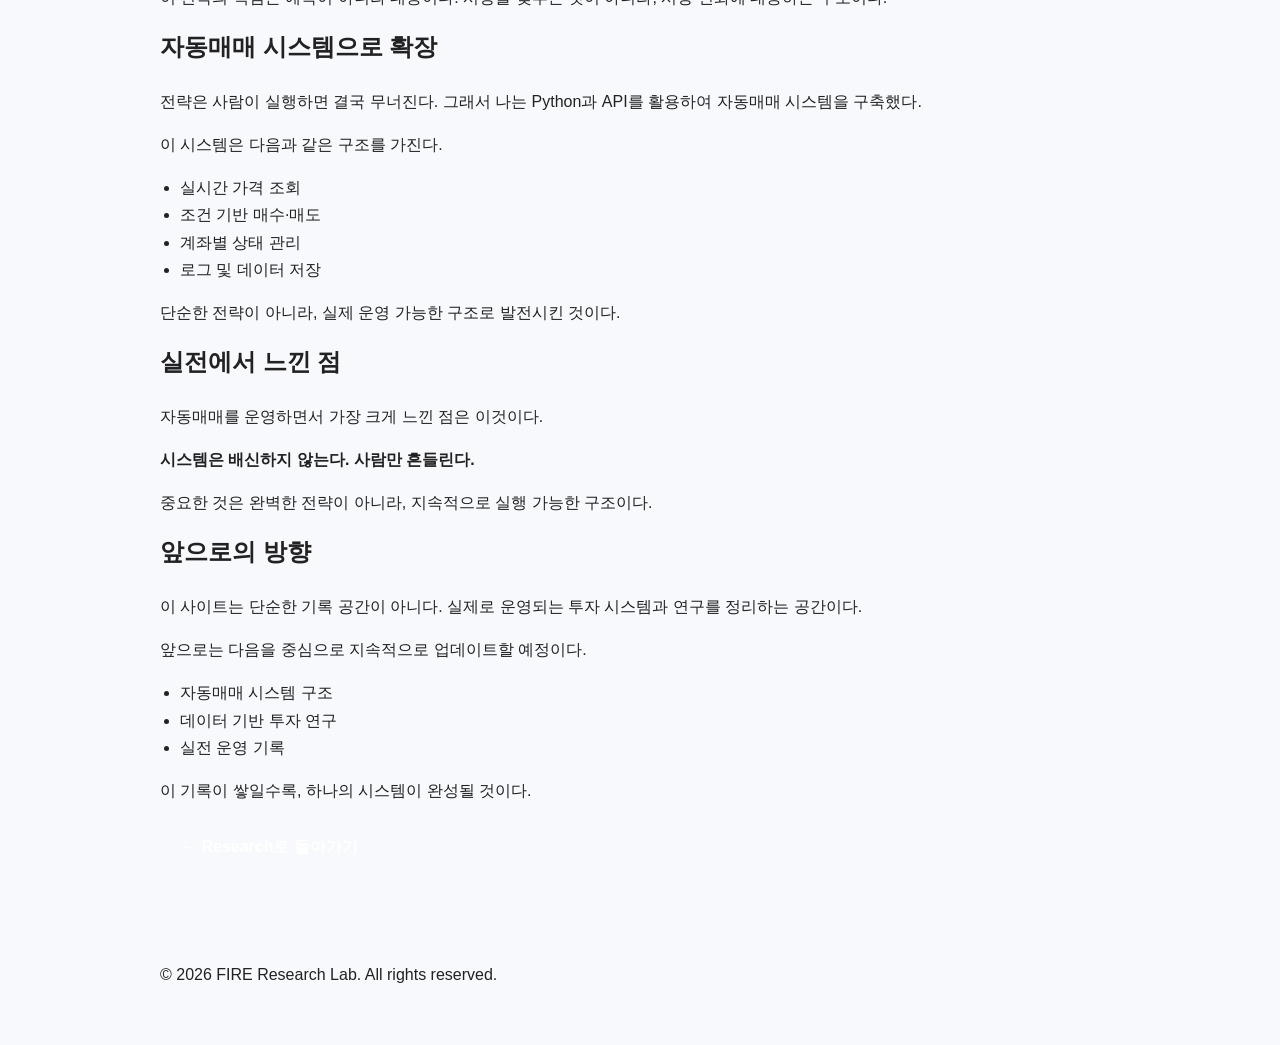
<file: post1.html>
<!DOCTYPE html>
<html lang="ko">
<head>
  <meta charset="UTF-8">
  <meta name="viewport" content="width=device-width, initial-scale=1.0">
  <title>세븐스플릿 자동매매 전략 | FIRE Research Lab</title>
  <meta name="description" content="세븐스플릿 자동매매 전략과 시스템 투자 철학, 실제 운영 구조에 대한 연구 글입니다.">
  <meta name="keywords" content="세븐스플릿, 자동매매, 시스템 투자, Python, API, 금융 연구">
  <meta name="author" content="NAHAEBOM">
  <meta name="robots" content="index, follow">
  <link rel="canonical" href="https://nahaebom.github.io/post1.html">

  <meta property="og:type" content="article">
  <meta property="og:title" content="세븐스플릿 자동매매 전략 | FIRE Research Lab">
  <meta property="og:description" content="세븐스플릿 자동매매 전략과 시스템 투자 철학, 실제 운영 구조에 대한 연구 글입니다.">
  <meta property="og:url" content="https://nahaebom.github.io/post1.html">
  <meta property="og:site_name" content="FIRE Research Lab">
  <meta property="og:locale" content="ko_KR">

  <meta name="twitter:card" content="summary">
  <meta name="twitter:title" content="세븐스플릿 자동매매 전략 | FIRE Research Lab">
  <meta name="twitter:description" content="세븐스플릿 자동매매 전략과 시스템 투자 철학, 실제 운영 구조에 대한 연구 글입니다.">

  <meta property="og:image" content="https://nahaebom.github.io/images/post1-cover.jpg">
  <meta name="twitter:image" content="https://nahaebom.github.io/images/post1-cover.jpg">

  <link rel="stylesheet" href="css/style.css">
</head>
<body>

  <header class="site-header">
    <div class="container">
      <h1 class="site-title">FIRE Research Lab</h1>
      <p class="site-subtitle">Research Article</p>

      <nav class="site-nav">
        <a href="index.html">Home</a>
        <a href="research.html" class="active">Research</a>
        <a href="systems.html">Systems</a>
        <a href="journal.html">Journal</a>
        <a href="dashboard.html">Dashboard</a>
        <a href="about.html">About</a>
        <a href="contact.html">Contact</a>
      </nav>
    </div>
  </header>

  <main>
    <section class="content-section">
      <div class="container article-layout">
        <div class="article-header">
          <p class="section-eyebrow">Research Article</p>
          <h1 class="article-title">세븐스플릿 자동매매 전략: 왜 나는 시스템 투자를 선택했는가</h1>
          <p class="article-meta">2026-03-31 · FIRE Research Lab</p>
        </div>

        <div class="article-cover">
          <img src="images/post1-cover.jpg" alt="세븐스플릿 자동매매 전략 대표 이미지">
        </div>
        
        <article class="article-card">
          <section class="article-body">
            <p>
              대부분의 개인 투자자는 시장에서 반복적으로 실패한다.
              이유는 단순하다. 감정 때문이다.
            </p>

            <p>
              공포에 팔고, 욕심에 사고, 기준 없이 흔들린다.
              나 역시 같은 과정을 반복했다.
            </p>

            <h2>왜 시스템 투자인가</h2>

            <p>
              나는 어느 순간 깨달았다.
              문제는 시장이 아니라 나 자신이라는 것을.
            </p>

            <p>
              그래서 선택한 것이 시스템 투자였다.
              사람이 아니라 구조가 의사결정을 하도록 만드는 방식이다.
            </p>

            <p>
              시스템은 감정이 없다.
              조건이 맞으면 매수하고, 조건이 맞으면 매도한다.
              오직 규칙만 존재한다.
            </p>

            <h2>세븐스플릿 전략의 핵심 구조</h2>

            <p>
              세븐스플릿 전략은 하나의 계좌가 아니라 여러 계좌를 활용하여
              가격 하락 구간에서 분할 매수를 수행하는 구조이다.
            </p>

            <ul>
              <li>초기 진입 계좌를 통한 시작</li>
              <li>하락 시 단계적 추가 매수</li>
              <li>계좌별 리스크 분산</li>
              <li>평균 단가 관리</li>
            </ul>

            <p>
              이 전략의 핵심은 예측이 아니라 대응이다.
              시장을 맞추는 것이 아니라, 시장 변화에 대응하는 구조이다.
            </p>

            <h2>자동매매 시스템으로 확장</h2>

            <p>
              전략은 사람이 실행하면 결국 무너진다.
              그래서 나는 Python과 API를 활용하여 자동매매 시스템을 구축했다.
            </p>

            <p>
              이 시스템은 다음과 같은 구조를 가진다.
            </p>

            <ul>
              <li>실시간 가격 조회</li>
              <li>조건 기반 매수·매도</li>
              <li>계좌별 상태 관리</li>
              <li>로그 및 데이터 저장</li>
            </ul>

            <p>
              단순한 전략이 아니라, 실제 운영 가능한 구조로 발전시킨 것이다.
            </p>

            <h2>실전에서 느낀 점</h2>

            <p>
              자동매매를 운영하면서 가장 크게 느낀 점은 이것이다.
            </p>

            <p>
              <strong>시스템은 배신하지 않는다. 사람만 흔들린다.</strong>
            </p>

            <p>
              중요한 것은 완벽한 전략이 아니라,
              지속적으로 실행 가능한 구조이다.
            </p>

            <h2>앞으로의 방향</h2>

            <p>
              이 사이트는 단순한 기록 공간이 아니다.
              실제로 운영되는 투자 시스템과 연구를 정리하는 공간이다.
            </p>

            <p>
              앞으로는 다음을 중심으로 지속적으로 업데이트할 예정이다.
            </p>

            <ul>
              <li>자동매매 시스템 구조</li>
              <li>데이터 기반 투자 연구</li>
              <li>실전 운영 기록</li>
            </ul>

            <p>
              이 기록이 쌓일수록, 하나의 시스템이 완성될 것이다.
            </p>
          </section>
        </article>

        <div class="article-footer-nav">
          <a href="research.html" class="btn btn-secondary article-back-btn">← Research로 돌아가기</a>
        </div>
      </div>
    </section>
  </main>

  <footer class="site-footer">
    <div class="container">
      <p>&copy; 2026 FIRE Research Lab. All rights reserved.</p>
    </div>
  </footer>

</body>
</html>
</file>
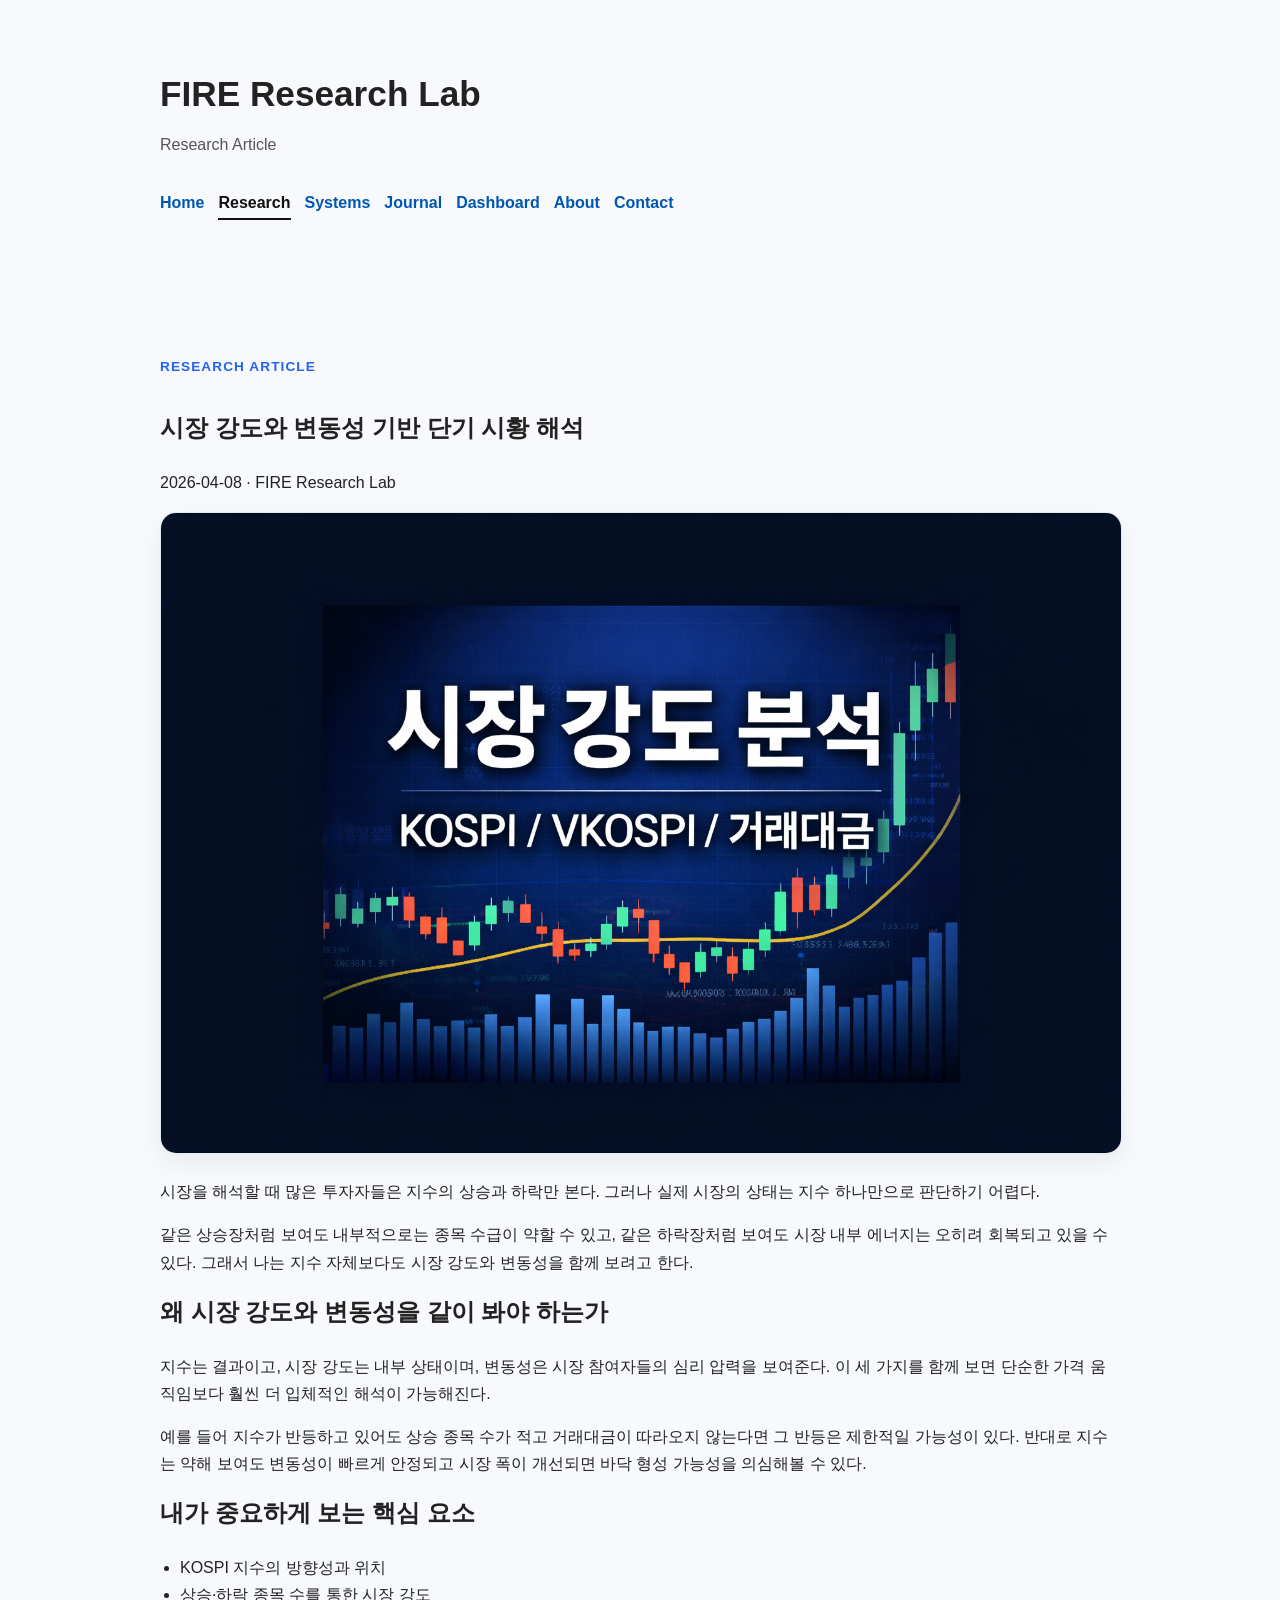
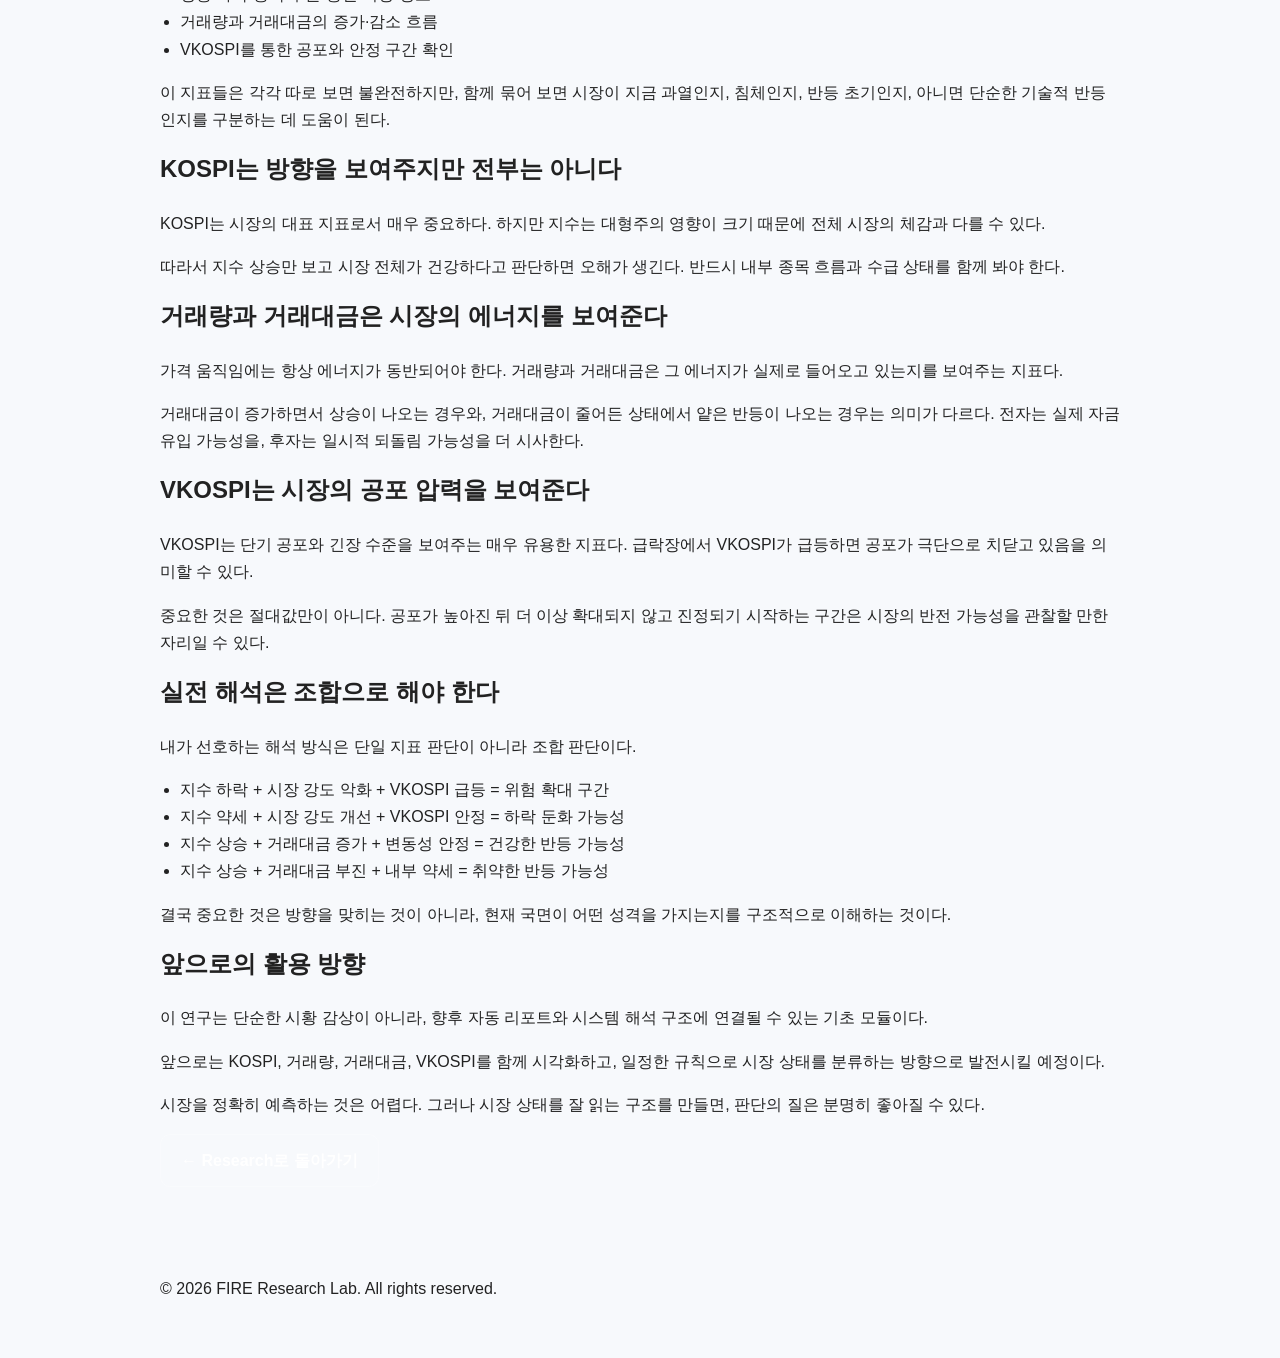
<file: post2.html>
<!DOCTYPE html>
<html lang="ko">
<head>
  <meta charset="UTF-8">
  <meta name="viewport" content="width=device-width, initial-scale=1.0">

  <title>시장 강도와 변동성 기반 단기 시황 해석 | FIRE Research Lab</title>
  <meta name="description" content="KOSPI, 거래량, 거래대금, VKOSPI를 함께 해석하여 단기 시장 위치를 점검하는 연구 글입니다.">
  <meta name="keywords" content="시장 강도, 변동성, KOSPI, VKOSPI, 거래량, 거래대금, 시황 해석">
  <meta name="author" content="NAHAEBOM">
  <meta name="robots" content="index, follow">
  <link rel="canonical" href="https://nahaebom.github.io/post2.html">

  <meta property="og:type" content="article">
  <meta property="og:title" content="시장 강도와 변동성 기반 단기 시황 해석 | FIRE Research Lab">
  <meta property="og:description" content="KOSPI, 거래량, 거래대금, VKOSPI를 함께 해석하여 단기 시장 위치를 점검하는 연구 글입니다.">
  <meta property="og:url" content="https://nahaebom.github.io/post2.html">
  <meta property="og:site_name" content="FIRE Research Lab">
  <meta property="og:locale" content="ko_KR">
  <meta property="og:image" content="https://nahaebom.github.io/images/post2-cover.jpg">

  <meta name="twitter:card" content="summary">
  <meta name="twitter:title" content="시장 강도와 변동성 기반 단기 시황 해석 | FIRE Research Lab">
  <meta name="twitter:description" content="KOSPI, 거래량, 거래대금, VKOSPI를 함께 해석하여 단기 시장 위치를 점검하는 연구 글입니다.">
  <meta name="twitter:image" content="https://nahaebom.github.io/images/post2-cover.jpg">
  
  
  <link rel="stylesheet" href="css/style.css">
</head>
<body>

  <header class="site-header">
    <div class="container">
      <h1 class="site-title">FIRE Research Lab</h1>
      <p class="site-subtitle">Research Article</p>

      <nav class="site-nav">
        <a href="index.html">Home</a>
        <a href="research.html" class="active">Research</a>
        <a href="systems.html">Systems</a>
        <a href="journal.html">Journal</a>
        <a href="dashboard.html">Dashboard</a>
        <a href="about.html">About</a>
        <a href="contact.html">Contact</a>
      </nav>
    </div>
  </header>

  <main>
    <section class="content-section">
      <div class="container article-layout">

        <div class="article-header">
          <p class="section-eyebrow">Research Article</p>
          <h1 class="article-title">시장 강도와 변동성 기반 단기 시황 해석</h1>
          <p class="article-meta">2026-04-08 · FIRE Research Lab</p>
        </div>

        <div class="article-cover">
          <img src="images/post2-cover.jpg" alt="시장 강도와 변동성 기반 단기 시황 해석 대표 이미지">
        </div>
        
        <article class="article-card">
          <section class="article-body">

            <p>
              시장을 해석할 때 많은 투자자들은 지수의 상승과 하락만 본다.
              그러나 실제 시장의 상태는 지수 하나만으로 판단하기 어렵다.
            </p>

            <p>
              같은 상승장처럼 보여도 내부적으로는 종목 수급이 약할 수 있고,
              같은 하락장처럼 보여도 시장 내부 에너지는 오히려 회복되고 있을 수 있다.
              그래서 나는 지수 자체보다도 시장 강도와 변동성을 함께 보려고 한다.
            </p>

            <h2>왜 시장 강도와 변동성을 같이 봐야 하는가</h2>

            <p>
              지수는 결과이고, 시장 강도는 내부 상태이며, 변동성은 시장 참여자들의 심리 압력을 보여준다.
              이 세 가지를 함께 보면 단순한 가격 움직임보다 훨씬 더 입체적인 해석이 가능해진다.
            </p>

            <p>
              예를 들어 지수가 반등하고 있어도 상승 종목 수가 적고 거래대금이 따라오지 않는다면
              그 반등은 제한적일 가능성이 있다.
              반대로 지수는 약해 보여도 변동성이 빠르게 안정되고 시장 폭이 개선되면
              바닥 형성 가능성을 의심해볼 수 있다.
            </p>

            <h2>내가 중요하게 보는 핵심 요소</h2>

            <ul>
              <li>KOSPI 지수의 방향성과 위치</li>
              <li>상승·하락 종목 수를 통한 시장 강도</li>
              <li>거래량과 거래대금의 증가·감소 흐름</li>
              <li>VKOSPI를 통한 공포와 안정 구간 확인</li>
            </ul>

            <p>
              이 지표들은 각각 따로 보면 불완전하지만,
              함께 묶어 보면 시장이 지금 과열인지, 침체인지, 반등 초기인지,
              아니면 단순한 기술적 반등인지를 구분하는 데 도움이 된다.
            </p>

            <h2>KOSPI는 방향을 보여주지만 전부는 아니다</h2>

            <p>
              KOSPI는 시장의 대표 지표로서 매우 중요하다.
              하지만 지수는 대형주의 영향이 크기 때문에 전체 시장의 체감과 다를 수 있다.
            </p>

            <p>
              따라서 지수 상승만 보고 시장 전체가 건강하다고 판단하면 오해가 생긴다.
              반드시 내부 종목 흐름과 수급 상태를 함께 봐야 한다.
            </p>

            <h2>거래량과 거래대금은 시장의 에너지를 보여준다</h2>

            <p>
              가격 움직임에는 항상 에너지가 동반되어야 한다.
              거래량과 거래대금은 그 에너지가 실제로 들어오고 있는지를 보여주는 지표다.
            </p>

            <p>
              거래대금이 증가하면서 상승이 나오는 경우와,
              거래대금이 줄어든 상태에서 얕은 반등이 나오는 경우는 의미가 다르다.
              전자는 실제 자금 유입 가능성을, 후자는 일시적 되돌림 가능성을 더 시사한다.
            </p>

            <h2>VKOSPI는 시장의 공포 압력을 보여준다</h2>

            <p>
              VKOSPI는 단기 공포와 긴장 수준을 보여주는 매우 유용한 지표다.
              급락장에서 VKOSPI가 급등하면 공포가 극단으로 치닫고 있음을 의미할 수 있다.
            </p>

            <p>
              중요한 것은 절대값만이 아니다.
              공포가 높아진 뒤 더 이상 확대되지 않고 진정되기 시작하는 구간은
              시장의 반전 가능성을 관찰할 만한 자리일 수 있다.
            </p>

            <h2>실전 해석은 조합으로 해야 한다</h2>

            <p>
              내가 선호하는 해석 방식은 단일 지표 판단이 아니라 조합 판단이다.
            </p>

            <ul>
              <li>지수 하락 + 시장 강도 악화 + VKOSPI 급등 = 위험 확대 구간</li>
              <li>지수 약세 + 시장 강도 개선 + VKOSPI 안정 = 하락 둔화 가능성</li>
              <li>지수 상승 + 거래대금 증가 + 변동성 안정 = 건강한 반등 가능성</li>
              <li>지수 상승 + 거래대금 부진 + 내부 약세 = 취약한 반등 가능성</li>
            </ul>

            <p>
              결국 중요한 것은 방향을 맞히는 것이 아니라,
              현재 국면이 어떤 성격을 가지는지를 구조적으로 이해하는 것이다.
            </p>

            <h2>앞으로의 활용 방향</h2>

            <p>
              이 연구는 단순한 시황 감상이 아니라,
              향후 자동 리포트와 시스템 해석 구조에 연결될 수 있는 기초 모듈이다.
            </p>

            <p>
              앞으로는 KOSPI, 거래량, 거래대금, VKOSPI를 함께 시각화하고,
              일정한 규칙으로 시장 상태를 분류하는 방향으로 발전시킬 예정이다.
            </p>

            <p>
              시장을 정확히 예측하는 것은 어렵다.
              그러나 시장 상태를 잘 읽는 구조를 만들면,
              판단의 질은 분명히 좋아질 수 있다.
            </p>         
            
          </section>
        </article>

        <div class="article-footer-nav">
          <a href="research.html" class="btn btn-secondary article-back-btn">← Research로 돌아가기</a>
        </div>

      </div>
    </section>
  </main>

  <footer class="site-footer">
    <div class="container">
      <p>&copy; 2026 FIRE Research Lab. All rights reserved.</p>
    </div>
  </footer>

</body>
</html>
</file>
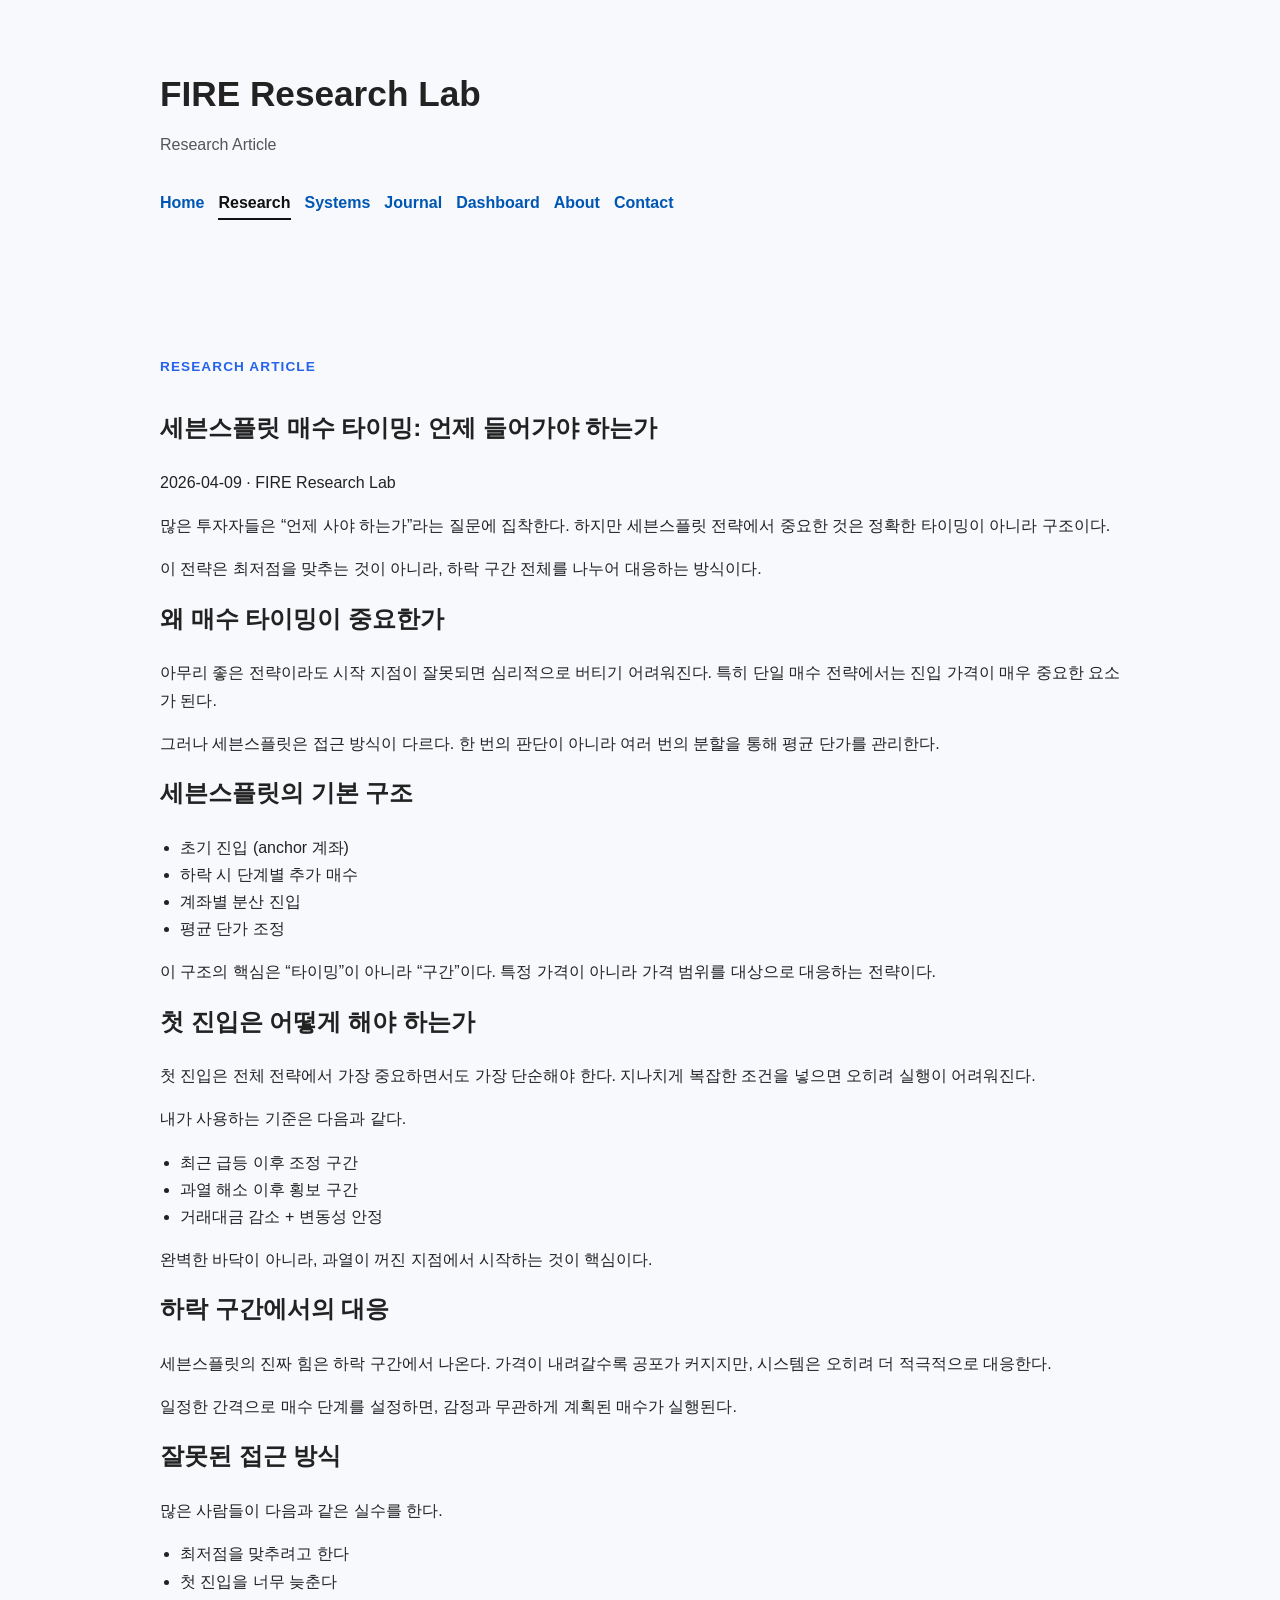
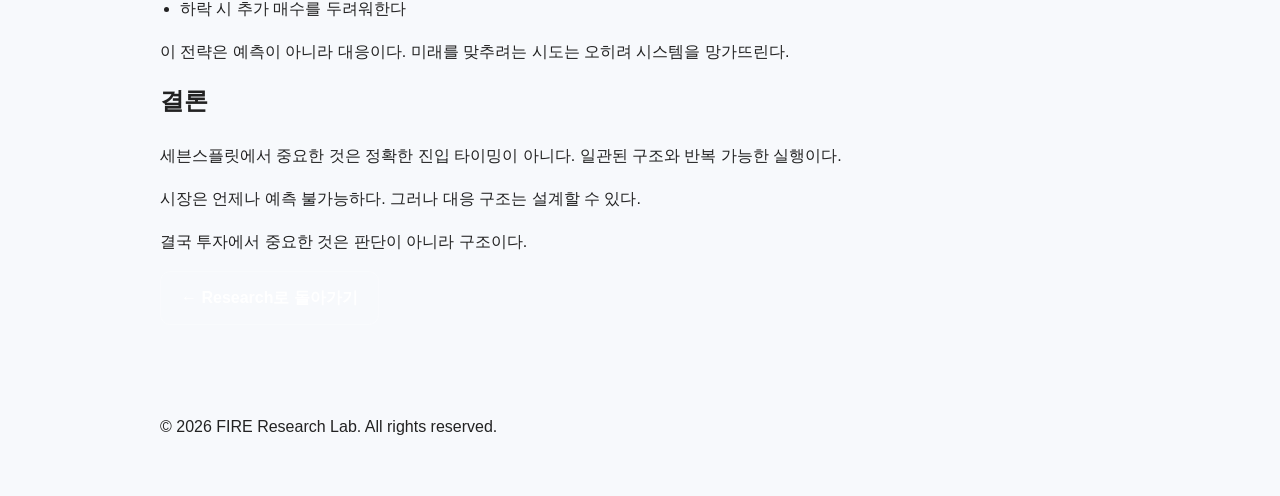
<file: post3.html>
<!DOCTYPE html>
<html lang="ko">
<head>
  <meta charset="UTF-8">
  <meta name="viewport" content="width=device-width, initial-scale=1.0">

  <title>세븐스플릿 매수 타이밍: 언제 들어가야 하는가 | FIRE Research Lab</title>
  <meta name="description" content="세븐스플릿 전략에서 가장 중요한 매수 타이밍과 진입 기준을 구조적으로 설명하는 글입니다.">
  <meta name="keywords" content="세븐스플릿, 매수 타이밍, 자동매매, 분할매수, 투자 전략">
  <meta name="author" content="Ji-hyun">
  <meta name="robots" content="index, follow">
  <link rel="canonical" href="https://nahaebom.github.io/post3.html">

  <meta property="og:type" content="article">
  <meta property="og:title" content="세븐스플릿 매수 타이밍: 언제 들어가야 하는가 | FIRE Research Lab">
  <meta property="og:description" content="세븐스플릿 전략에서 가장 중요한 매수 타이밍과 진입 기준을 구조적으로 설명하는 글입니다.">
  <meta property="og:url" content="https://nahaebom.github.io/post3.html">
  <meta property="og:site_name" content="FIRE Research Lab">
  <meta property="og:locale" content="ko_KR">

  <meta name="twitter:card" content="summary">
  <meta name="twitter:title" content="세븐스플릿 매수 타이밍: 언제 들어가야 하는가">
  <meta name="twitter:description" content="세븐스플릿 전략의 진입 기준을 설명합니다.">

  <link rel="stylesheet" href="css/style.css">
</head>
<body>

  <header class="site-header">
    <div class="container">
      <h1 class="site-title">FIRE Research Lab</h1>
      <p class="site-subtitle">Research Article</p>

      <nav class="site-nav">
        <a href="index.html">Home</a>
        <a href="research.html" class="active">Research</a>
        <a href="systems.html">Systems</a>
        <a href="journal.html">Journal</a>
        <a href="dashboard.html">Dashboard</a>
        <a href="about.html">About</a>
        <a href="contact.html">Contact</a>
      </nav>
    </div>
  </header>

  <main>
    <section class="content-section">
      <div class="container article-layout">

        <div class="article-header">
          <p class="section-eyebrow">Research Article</p>
          <h1 class="article-title">세븐스플릿 매수 타이밍: 언제 들어가야 하는가</h1>
          <p class="article-meta">2026-04-09 · FIRE Research Lab</p>
        </div>

        <article class="article-card">
          <section class="article-body">

            <p>
              많은 투자자들은 “언제 사야 하는가”라는 질문에 집착한다.
              하지만 세븐스플릿 전략에서 중요한 것은 정확한 타이밍이 아니라 구조이다.
            </p>

            <p>
              이 전략은 최저점을 맞추는 것이 아니라,
              하락 구간 전체를 나누어 대응하는 방식이다.
            </p>

            <h2>왜 매수 타이밍이 중요한가</h2>

            <p>
              아무리 좋은 전략이라도 시작 지점이 잘못되면 심리적으로 버티기 어려워진다.
              특히 단일 매수 전략에서는 진입 가격이 매우 중요한 요소가 된다.
            </p>

            <p>
              그러나 세븐스플릿은 접근 방식이 다르다.
              한 번의 판단이 아니라 여러 번의 분할을 통해 평균 단가를 관리한다.
            </p>

            <h2>세븐스플릿의 기본 구조</h2>

            <ul>
              <li>초기 진입 (anchor 계좌)</li>
              <li>하락 시 단계별 추가 매수</li>
              <li>계좌별 분산 진입</li>
              <li>평균 단가 조정</li>
            </ul>

            <p>
              이 구조의 핵심은 “타이밍”이 아니라 “구간”이다.
              특정 가격이 아니라 가격 범위를 대상으로 대응하는 전략이다.
            </p>

            <h2>첫 진입은 어떻게 해야 하는가</h2>

            <p>
              첫 진입은 전체 전략에서 가장 중요하면서도 가장 단순해야 한다.
              지나치게 복잡한 조건을 넣으면 오히려 실행이 어려워진다.
            </p>

            <p>
              내가 사용하는 기준은 다음과 같다.
            </p>

            <ul>
              <li>최근 급등 이후 조정 구간</li>
              <li>과열 해소 이후 횡보 구간</li>
              <li>거래대금 감소 + 변동성 안정</li>
            </ul>

            <p>
              완벽한 바닥이 아니라, 과열이 꺼진 지점에서 시작하는 것이 핵심이다.
            </p>

            <h2>하락 구간에서의 대응</h2>

            <p>
              세븐스플릿의 진짜 힘은 하락 구간에서 나온다.
              가격이 내려갈수록 공포가 커지지만, 시스템은 오히려 더 적극적으로 대응한다.
            </p>

            <p>
              일정한 간격으로 매수 단계를 설정하면,
              감정과 무관하게 계획된 매수가 실행된다.
            </p>

            <h2>잘못된 접근 방식</h2>

            <p>
              많은 사람들이 다음과 같은 실수를 한다.
            </p>

            <ul>
              <li>최저점을 맞추려고 한다</li>
              <li>첫 진입을 너무 늦춘다</li>
              <li>하락 시 추가 매수를 두려워한다</li>
            </ul>

            <p>
              이 전략은 예측이 아니라 대응이다.
              미래를 맞추려는 시도는 오히려 시스템을 망가뜨린다.
            </p>

            <h2>결론</h2>

            <p>
              세븐스플릿에서 중요한 것은 정확한 진입 타이밍이 아니다.
              일관된 구조와 반복 가능한 실행이다.
            </p>

            <p>
              시장은 언제나 예측 불가능하다.
              그러나 대응 구조는 설계할 수 있다.
            </p>

            <p>
              결국 투자에서 중요한 것은 판단이 아니라 구조이다.
            </p>

          </section>
        </article>

        <div class="article-footer-nav">
          <a href="research.html" class="btn btn-secondary article-back-btn">← Research로 돌아가기</a>
        </div>

      </div>
    </section>
  </main>

  <footer class="site-footer">
    <div class="container">
      <p>&copy; 2026 FIRE Research Lab. All rights reserved.</p>
    </div>
  </footer>

</body>
</html>
</file>
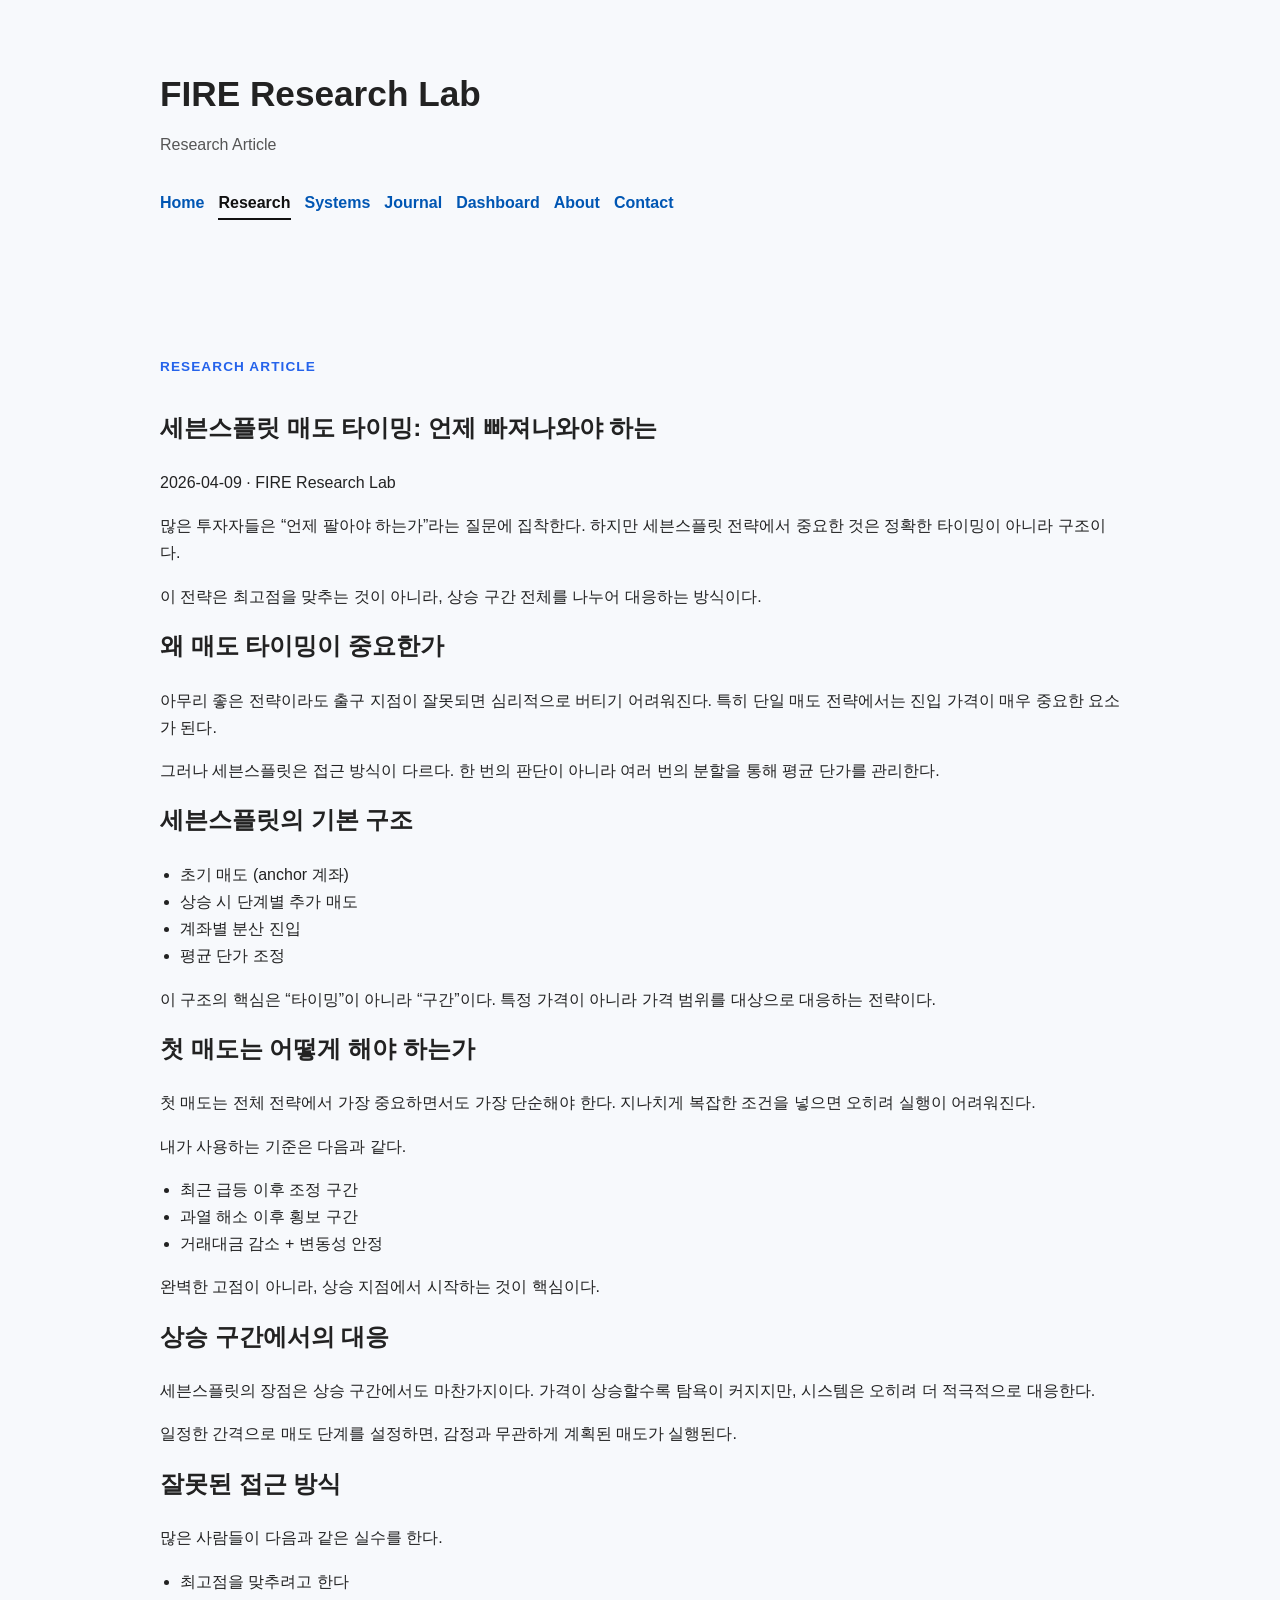
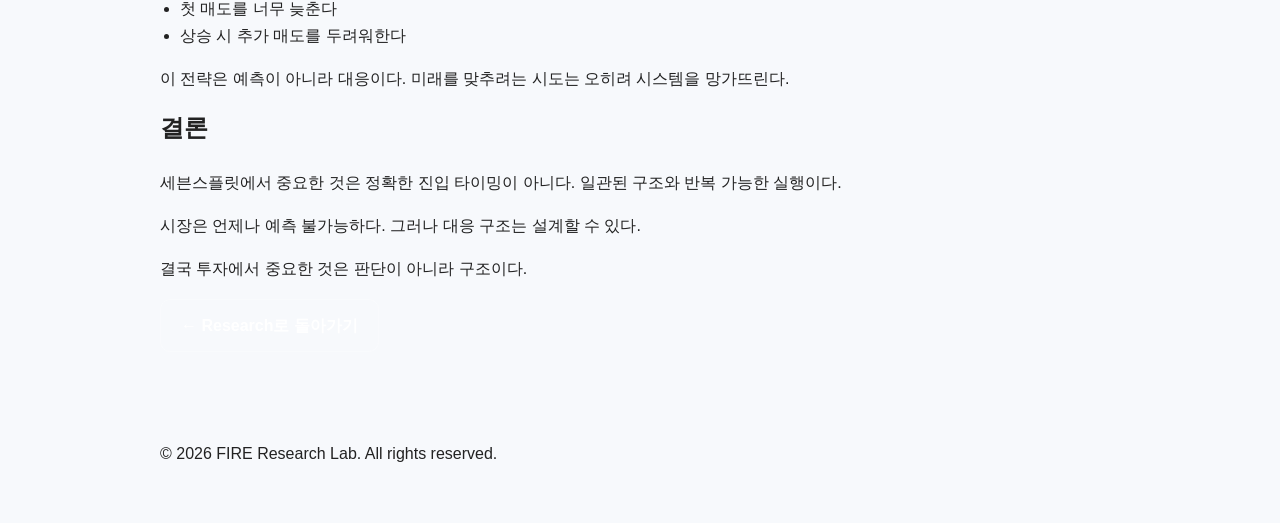
<file: post4.html>
<!DOCTYPE html>
<html lang="ko">
<head>
  <meta charset="UTF-8">
  <meta name="viewport" content="width=device-width, initial-scale=1.0">

  <title>세븐스플릿 매도 타이밍: 언제 빠져나와야 하는가 | FIRE Research Lab</title>
  <meta name="description" content="세븐스플릿 전략에서 중요한 매도 타이밍과 익절 구조를 설명하는 연구 글입니다.">
  <meta name="keywords" content="세븐스플릿, 매도 타이밍, 익절 전략, 자동매매, 투자 전략">
  <meta name="author" content="Ji-hyun">
  <meta name="robots" content="index, follow">
  <link rel="canonical" href="https://nahaebom.github.io/post4.html">
  
  <meta property="og:type" content="article">
  <meta property="og:title" content="세븐스플릿 매도 타이밍: 언제 빠져나와야 하는가 | FIRE Research Lab">
  <meta property="og:description" content="세븐스플릿 전략에서 중요한 매도 타이밍과 익절 구조를 설명하는 연구 글입니다.">
  <meta property="og:url" content="https://nahaebom.github.io/post4.html">
  <meta property="og:site_name" content="FIRE Research Lab">
  <meta property="og:locale" content="ko_KR">
  
  <meta name="twitter:card" content="summary">
  <meta name="twitter:title" content="세븐스플릿 매도 타이밍: 언제 빠져나와야 하는가 | FIRE Research Lab">
  <meta name="twitter:description" content="세븐스플릿 전략의 출구 기준을 설명합니다.">
  <link rel="stylesheet" href="css/style.css">
</head>
<body>

  <header class="site-header">
    <div class="container">
      <h1 class="site-title">FIRE Research Lab</h1>
      <p class="site-subtitle">Research Article</p>

      <nav class="site-nav">
        <a href="index.html">Home</a>
        <a href="research.html" class="active">Research</a>
        <a href="systems.html">Systems</a>
        <a href="journal.html">Journal</a>
        <a href="dashboard.html">Dashboard</a>
        <a href="about.html">About</a>
        <a href="contact.html">Contact</a>
      </nav>
    </div>
  </header>

  <main>
    <section class="content-section">
      <div class="container article-layout">

        <div class="article-header">
          <p class="section-eyebrow">Research Article</p>
          <h1 class="article-title">세븐스플릿 매도 타이밍: 언제 빠져나와야 하는</h1>
          <p class="article-meta">2026-04-09 · FIRE Research Lab</p>
        </div>

        <article class="article-card">
          <section class="article-body">

            <p>
              많은 투자자들은 “언제 팔아야 하는가”라는 질문에 집착한다.
              하지만 세븐스플릿 전략에서 중요한 것은 정확한 타이밍이 아니라 구조이다.
            </p>

            <p>
              이 전략은 최고점을 맞추는 것이 아니라,
              상승 구간 전체를 나누어 대응하는 방식이다.
            </p>

            <h2>왜 매도 타이밍이 중요한가</h2>

            <p>
              아무리 좋은 전략이라도 출구 지점이 잘못되면 심리적으로 버티기 어려워진다.
              특히 단일 매도 전략에서는 진입 가격이 매우 중요한 요소가 된다.
            </p>

            <p>
              그러나 세븐스플릿은 접근 방식이 다르다.
              한 번의 판단이 아니라 여러 번의 분할을 통해 평균 단가를 관리한다.
            </p>

            <h2>세븐스플릿의 기본 구조</h2>

            <ul>
              <li>초기 매도 (anchor 계좌)</li>
              <li>상승 시 단계별 추가 매도</li>
              <li>계좌별 분산 진입</li>
              <li>평균 단가 조정</li>
            </ul>

            <p>
              이 구조의 핵심은 “타이밍”이 아니라 “구간”이다.
              특정 가격이 아니라 가격 범위를 대상으로 대응하는 전략이다.
            </p>

            <h2>첫 매도는 어떻게 해야 하는가</h2>

            <p>
              첫 매도는 전체 전략에서 가장 중요하면서도 가장 단순해야 한다.
              지나치게 복잡한 조건을 넣으면 오히려 실행이 어려워진다.
            </p>

            <p>
              내가 사용하는 기준은 다음과 같다.
            </p>

            <ul>
              <li>최근 급등 이후 조정 구간</li>
              <li>과열 해소 이후 횡보 구간</li>
              <li>거래대금 감소 + 변동성 안정</li>
            </ul>

            <p>
              완벽한 고점이 아니라, 상승 지점에서 시작하는 것이 핵심이다.
            </p>

            <h2>상승 구간에서의 대응</h2>

            <p>
              세븐스플릿의 장점은 상승 구간에서도 마찬가지이다.
              가격이 상승할수록 탐욕이 커지지만, 시스템은 오히려 더 적극적으로 대응한다.
            </p>

            <p>
              일정한 간격으로 매도 단계를 설정하면,
              감정과 무관하게 계획된 매도가 실행된다.
            </p>

            <h2>잘못된 접근 방식</h2>

            <p>
              많은 사람들이 다음과 같은 실수를 한다.
            </p>

            <ul>
              <li>최고점을 맞추려고 한다</li>
              <li>첫 매도를 너무 늦춘다</li>
              <li>상승 시 추가 매도를 두려워한다</li>
            </ul>

            <p>
              이 전략은 예측이 아니라 대응이다.
              미래를 맞추려는 시도는 오히려 시스템을 망가뜨린다.
            </p>

            <h2>결론</h2>

            <p>
              세븐스플릿에서 중요한 것은 정확한 진입 타이밍이 아니다.
              일관된 구조와 반복 가능한 실행이다.
            </p>

            <p>
              시장은 언제나 예측 불가능하다.
              그러나 대응 구조는 설계할 수 있다.
            </p>

            <p>
              결국 투자에서 중요한 것은 판단이 아니라 구조이다.
            </p>

          </section>
        </article>

        <div class="article-footer-nav">
          <a href="research.html" class="btn btn-secondary article-back-btn">← Research로 돌아가기</a>
        </div>

      </div>
    </section>
  </main>

  <footer class="site-footer">
    <div class="container">
      <p>&copy; 2026 FIRE Research Lab. All rights reserved.</p>
    </div>
  </footer>

</body>
</html>
</file>
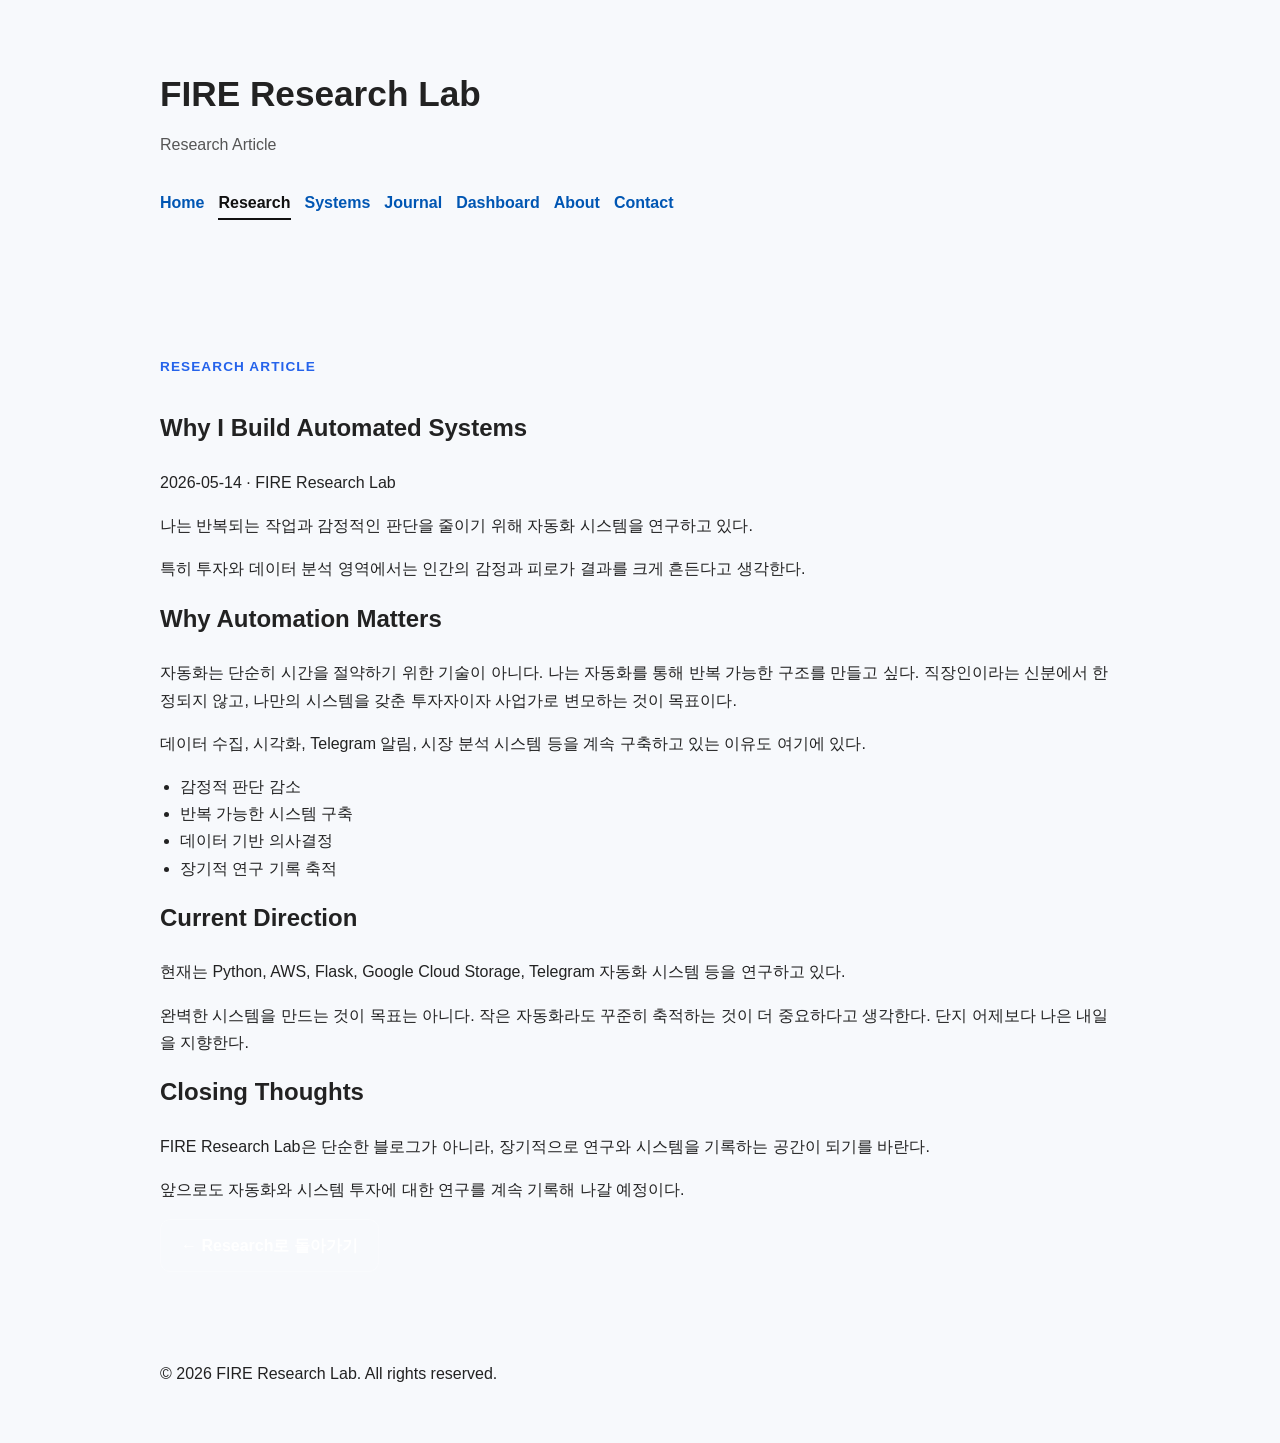
<file: post5.html>
<!DOCTYPE html>
<html lang="ko">
<head>
  <meta charset="UTF-8">
  <meta name="viewport" content="width=device-width, initial-scale=1.0">

  <title>Why I Build Automated Systems | FIRE Research Lab</title>
  <meta name="description" content="반복되는 노동과 감정적 판단을 줄이기 위해 자동화 시스템을 연구하고 구축하는 이유에 대한 기록.">
  <meta name="keywords" content="자동매매, Python 자동화, 시스템 투자, AWS, FIRE Research Lab">
  <meta name="author" content="NAHAEBOM">
  <meta name="robots" content="index, follow">
  <link rel="canonical" href="https://nahaebom.github.io/post5.html">

  <meta property="og:type" content="article">
  <meta property="og:title" content="Why I Build Automated Systems | FIRE Research Lab">
  <meta property="og:description" content="반복되는 노동과 감정적 판단을 줄이기 위해 자동화 시스템을 연구하고 구축하는 이유에 대한 기록.">
  <meta property="og:url" content="https://nahaebom.github.io/post5.html">
  <meta property="og:site_name" content="FIRE Research Lab">
  <meta property="og:locale" content="ko_KR">

  <meta name="twitter:card" content="summary">
  <meta name="twitter:title" content="Why I Build Automated Systems | FIRE Research Lab">
  <meta name="twitter:description" content="반복되는 노동과 감정적 판단을 줄이기 위해 자동화 시스템을 연구하고 구축하는 이유에 대한 기록.">

  <link rel="stylesheet" href="css/style.css">
</head>
<body>

  <header class="site-header">
    <div class="container">
      <h1 class="site-title">FIRE Research Lab</h1>
      <p class="site-subtitle">Research Article</p>

      <nav class="site-nav">
        <a href="index.html">Home</a>
        <a href="research.html" class="active">Research</a>
        <a href="systems.html">Systems</a>
        <a href="journal.html">Journal</a>
        <a href="dashboard.html">Dashboard</a>
        <a href="about.html">About</a>
        <a href="contact.html">Contact</a>
      </nav>
    </div>
  </header>

  <main>
    <section class="content-section">
      <div class="container article-layout">

        <div class="article-header">
          <p class="section-eyebrow">Research Article</p>
          <h1 class="article-title">Why I Build Automated Systems</h1>
          <p class="article-meta">2026-05-14 · FIRE Research Lab</p>
        </div>

        <article class="article-card">
          <section class="article-body">

            <p>
              나는 반복되는 작업과 감정적인 판단을 줄이기 위해
              자동화 시스템을 연구하고 있다.
            </p>

            <p>
              특히 투자와 데이터 분석 영역에서는
              인간의 감정과 피로가 결과를 크게 흔든다고 생각한다.
            </p>

            <h2>Why Automation Matters</h2>

            <p>
              자동화는 단순히 시간을 절약하기 위한 기술이 아니다.
              나는 자동화를 통해 반복 가능한 구조를 만들고 싶다.

              직장인이라는 신분에서 한정되지 않고,
              나만의 시스템을 갖춘 투자자이자 사업가로 변모하는 것이 목표이다.
            </p>

            <p>
              데이터 수집, 시각화, Telegram 알림,
              시장 분석 시스템 등을 계속 구축하고 있는 이유도 여기에 있다.
            </p>

            <ul>
              <li>감정적 판단 감소</li>
              <li>반복 가능한 시스템 구축</li>
              <li>데이터 기반 의사결정</li>
              <li>장기적 연구 기록 축적</li>
            </ul>

            <h2>Current Direction</h2>

            <p>
              현재는 Python, AWS, Flask, Google Cloud Storage,
              Telegram 자동화 시스템 등을 연구하고 있다.
            </p>

            <p>
              완벽한 시스템을 만드는 것이 목표는 아니다.
              작은 자동화라도 꾸준히 축적하는 것이 더 중요하다고 생각한다.
              단지 어제보다 나은 내일을 지향한다.
            </p>

            <h2>Closing Thoughts</h2>

            <p>
              FIRE Research Lab은 단순한 블로그가 아니라,
              장기적으로 연구와 시스템을 기록하는 공간이 되기를 바란다.
            </p>

            <p>
              앞으로도 자동화와 시스템 투자에 대한 연구를
              계속 기록해 나갈 예정이다.
            </p>

          </section>
        </article>

        <div class="article-footer-nav">
          <a href="research.html" class="btn btn-secondary article-back-btn">← Research로 돌아가기</a>
        </div>

      </div>
    </section>
  </main>

  <footer class="site-footer">
    <div class="container">
      <p>&copy; 2026 FIRE Research Lab. All rights reserved.</p>
    </div>
  </footer>

</body>
</html>
</file>
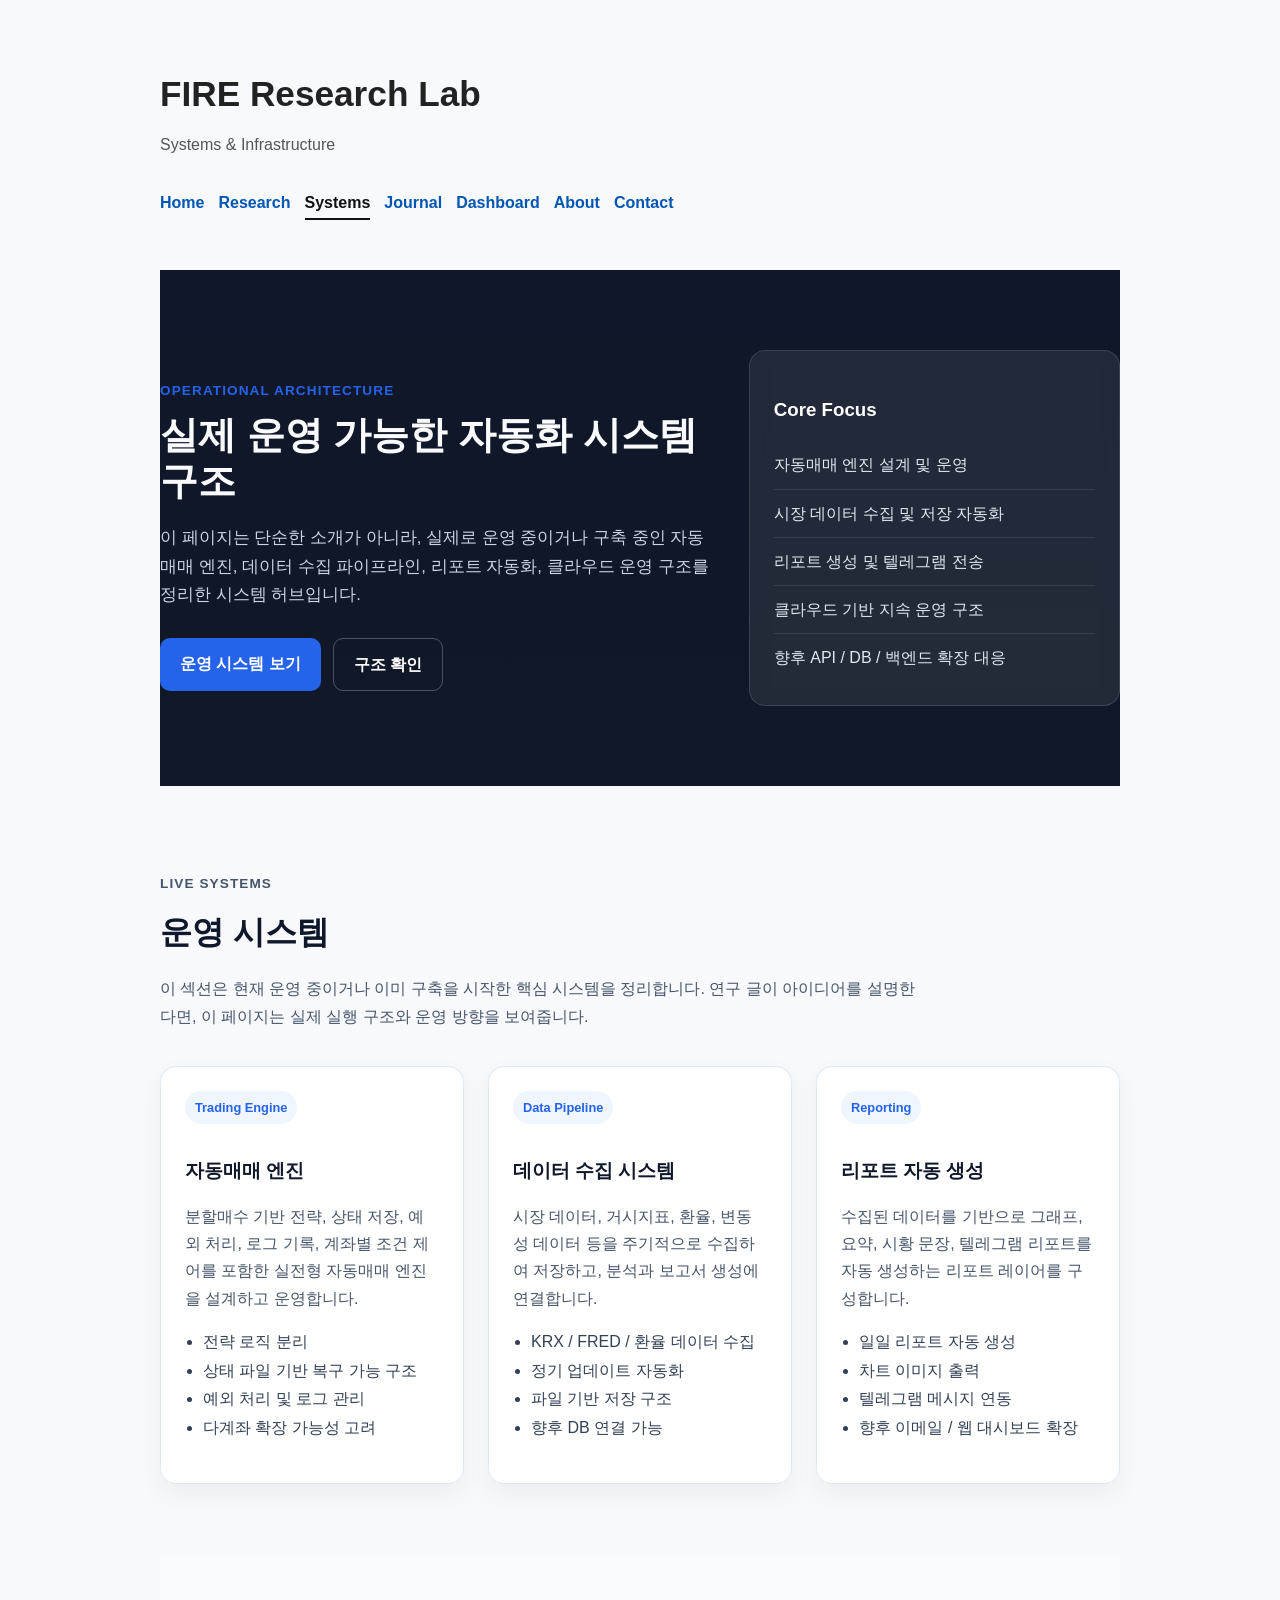
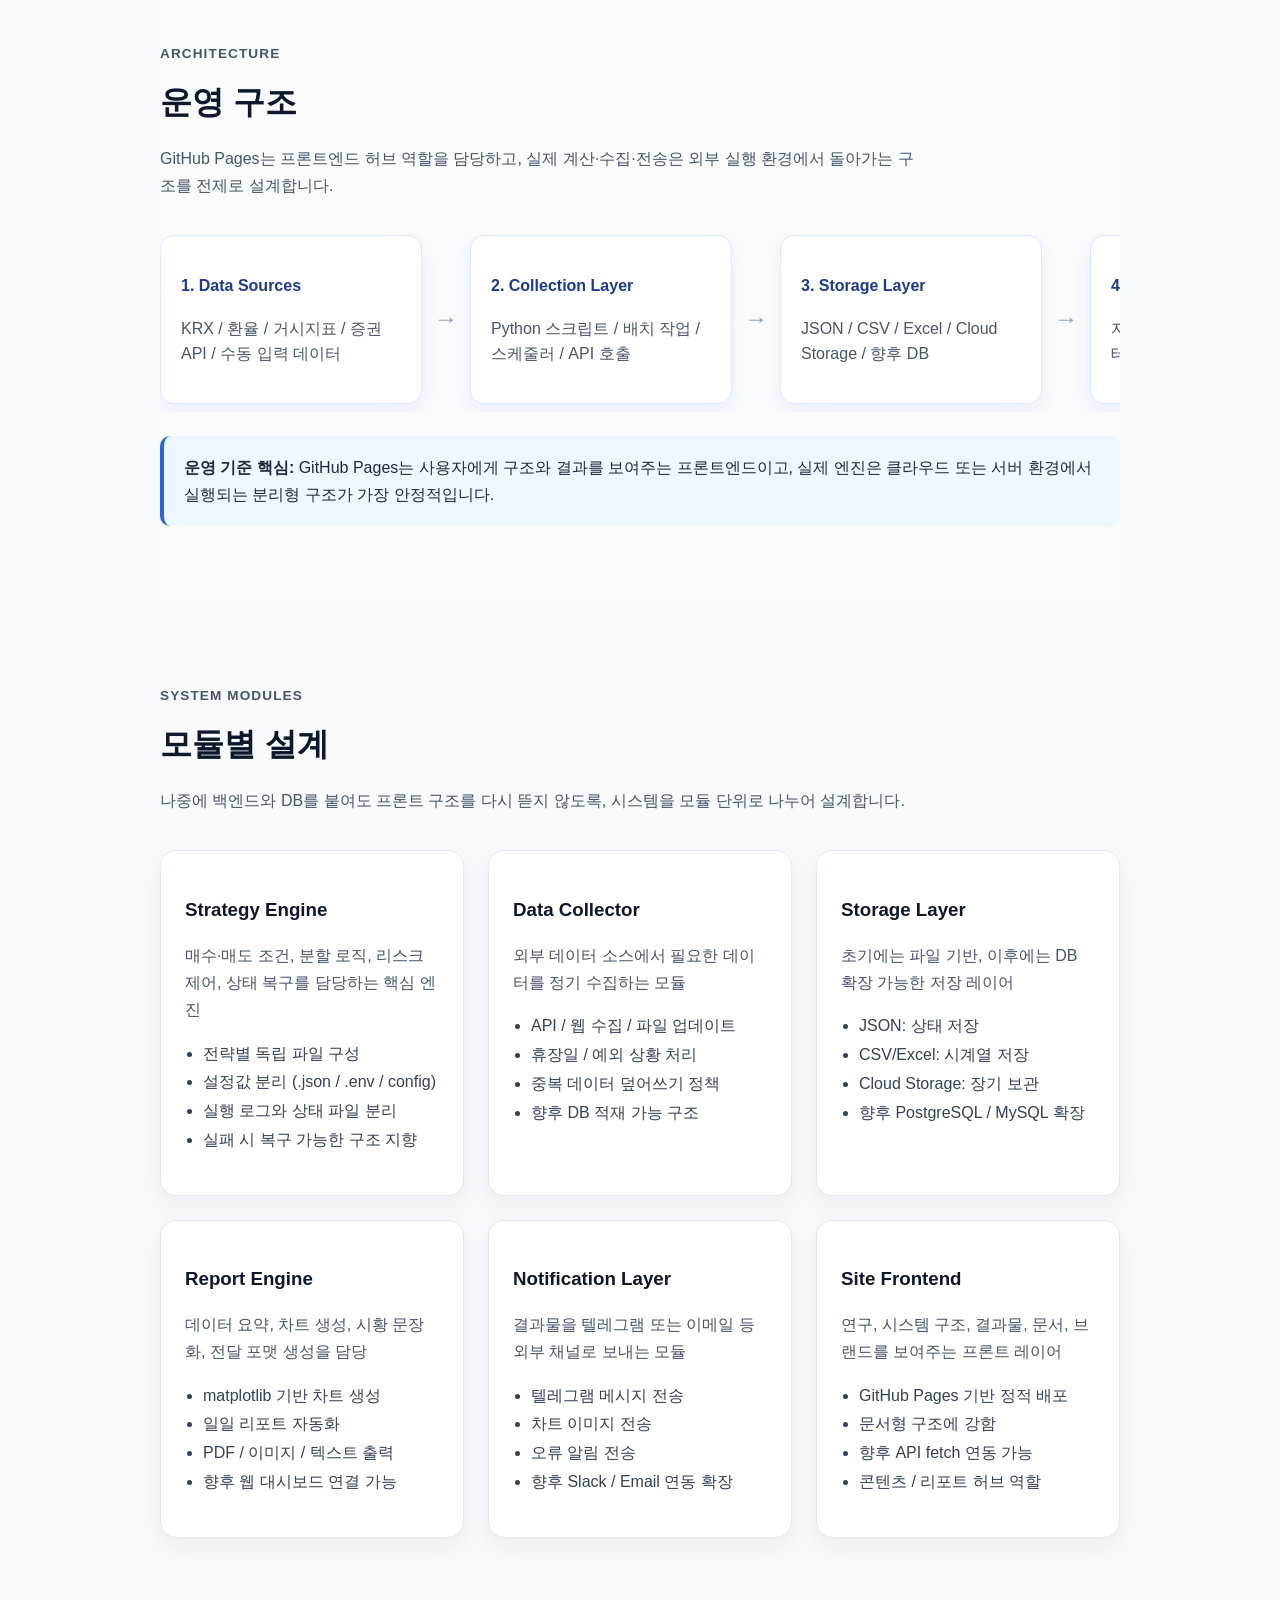
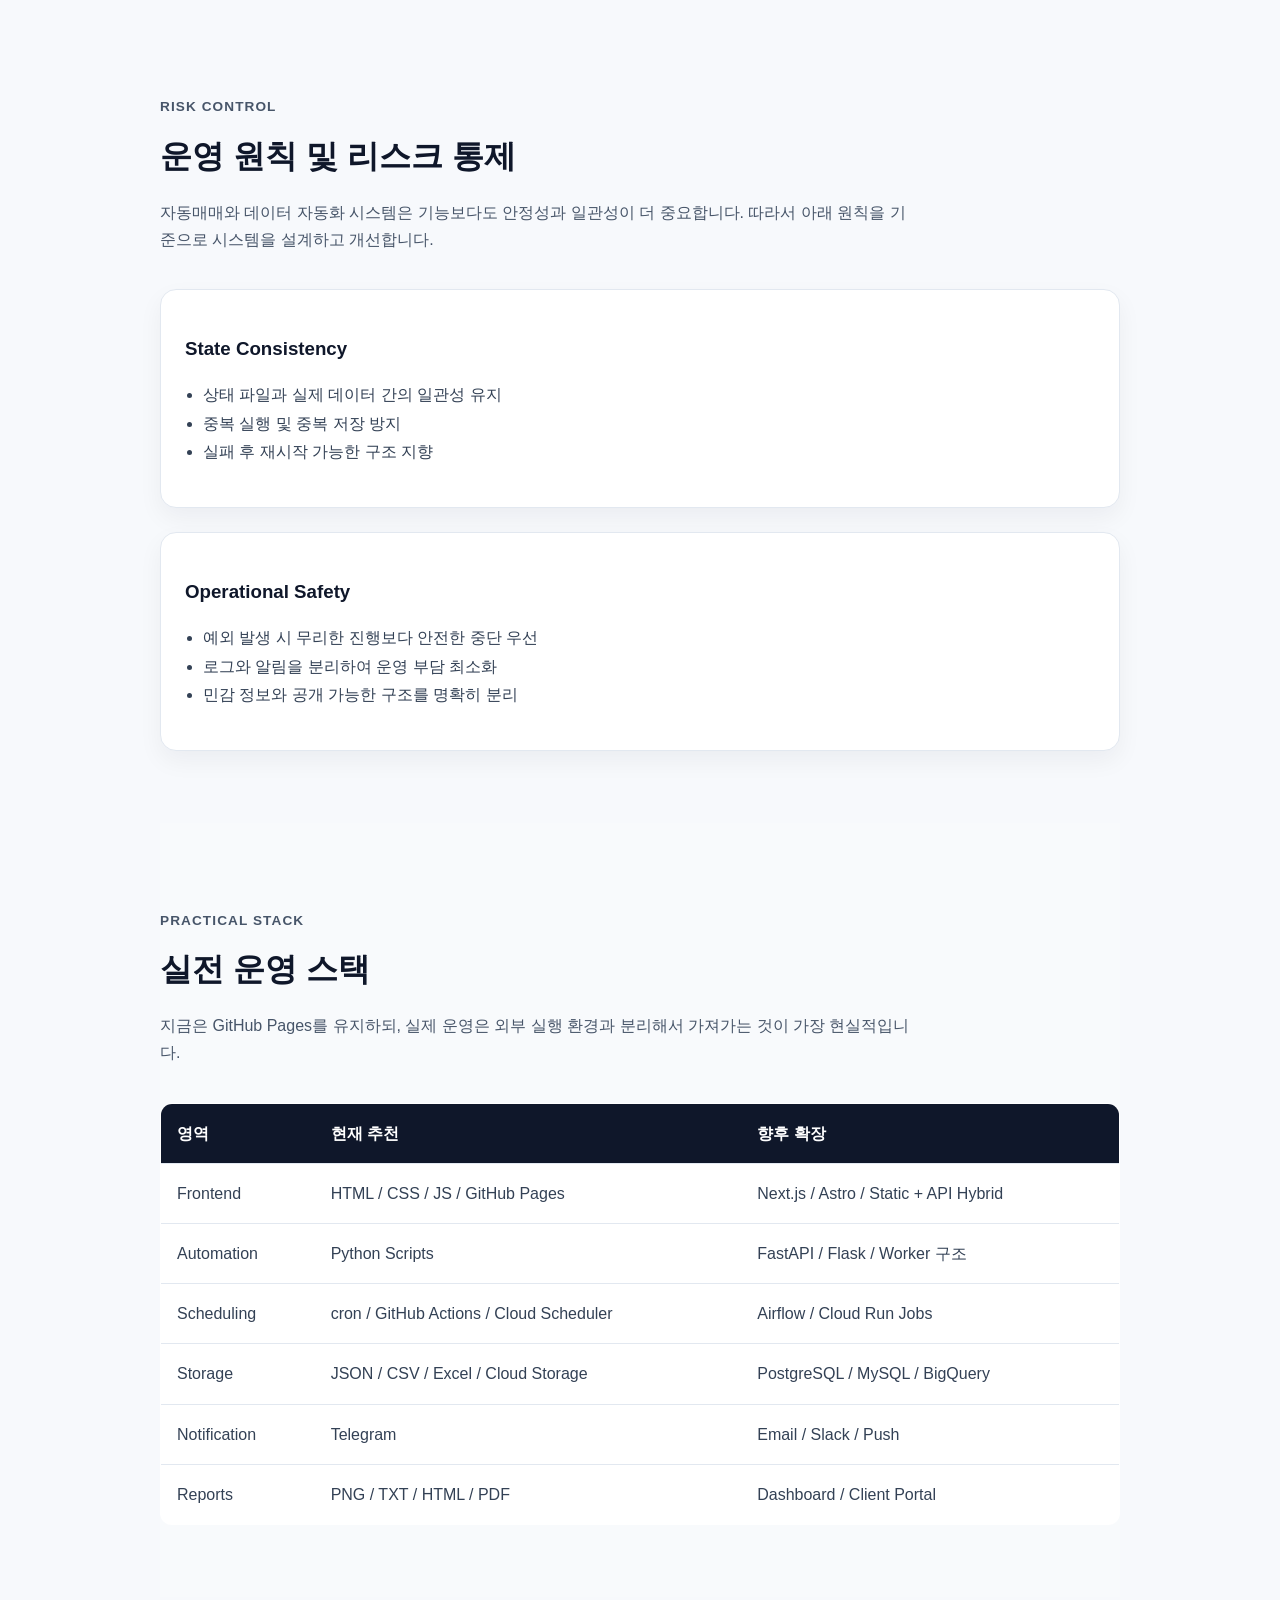
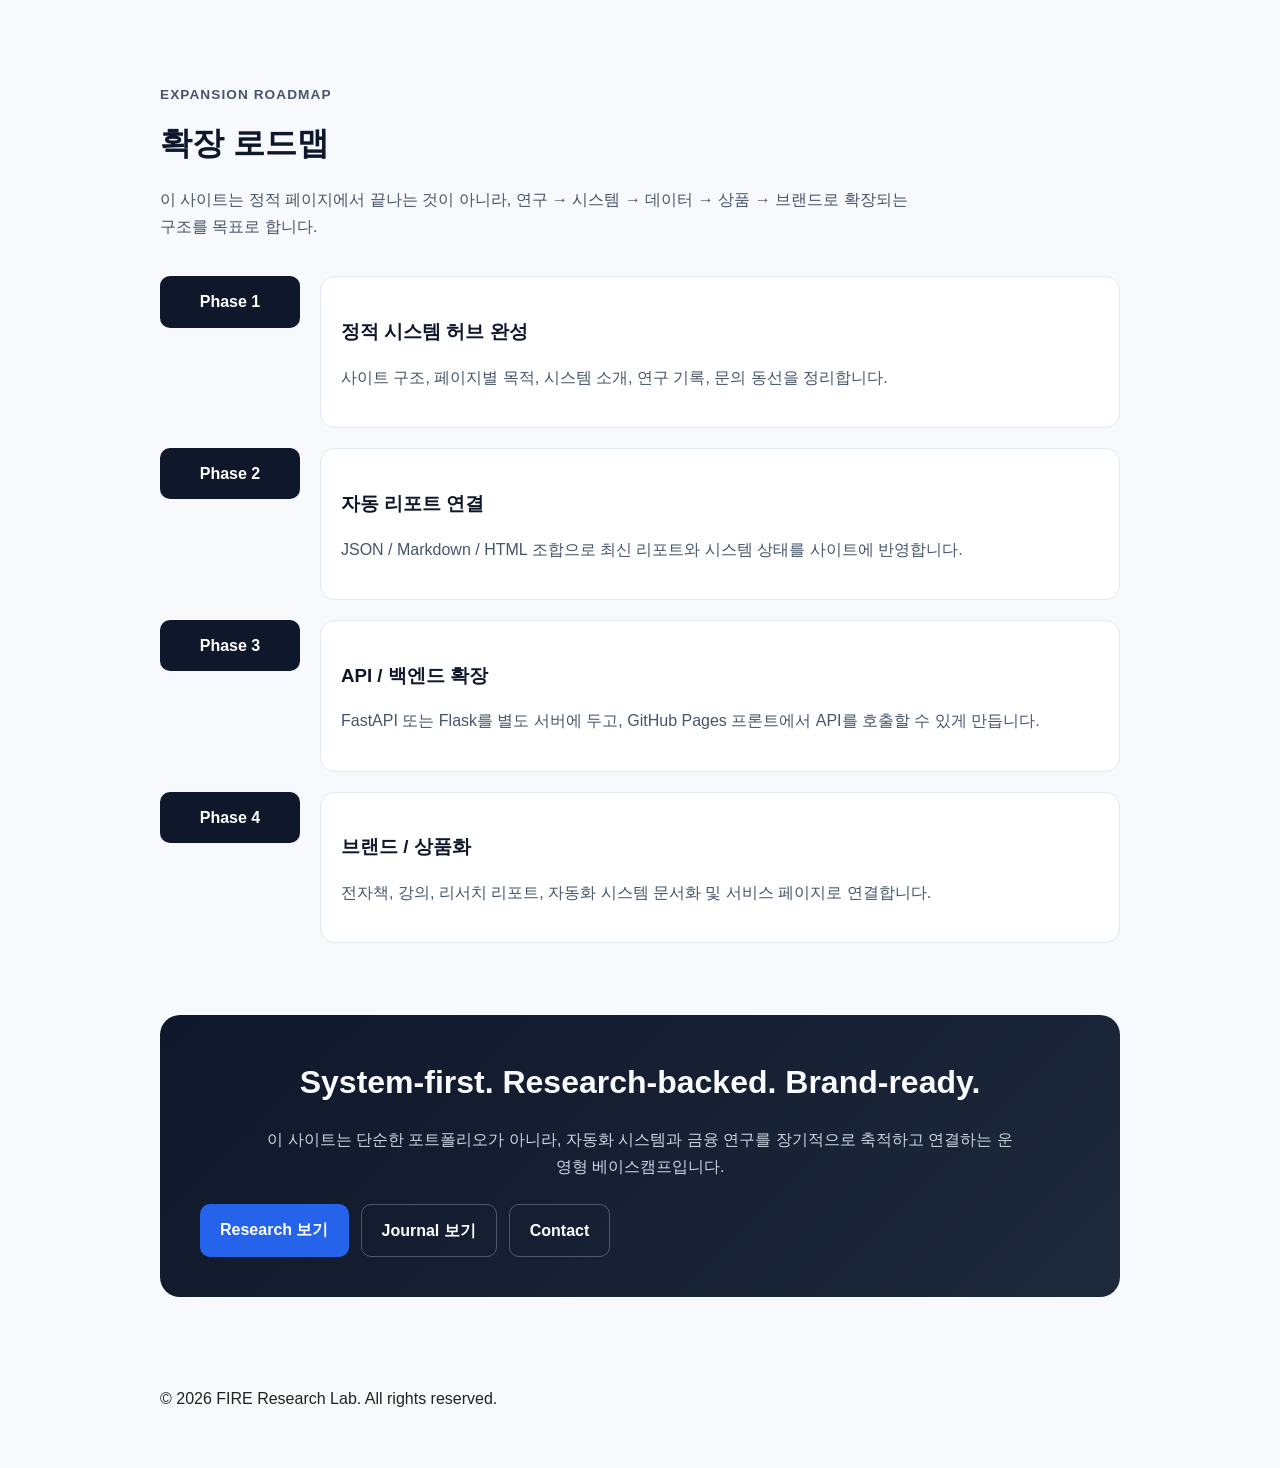
<file: systems.html>
<!DOCTYPE html>
<html lang="ko">
<head>
  <meta charset="UTF-8">
  <meta name="viewport" content="width=device-width, initial-scale=1.0">
  <title>Systems | FIRE Research Lab</title>
  <meta name="description" content="자동매매 엔진, 데이터 수집, 리포트 자동화, 클라우드 운영 구조를 정리한 시스템 허브 페이지입니다.">
  <meta name="keywords" content="자동매매, 시스템 트레이딩, 데이터 수집, 리포트 자동화, Python, GitHub Pages, 금융 연구">
  <meta name="author" content="Ji-hyun">
  <meta name="robots" content="index, follow">
  <link rel="canonical" href="https://nahaebom.github.io/systems.html">

  <meta property="og:type" content="website">
  <meta property="og:title" content="Systems | FIRE Research Lab">
  <meta property="og:description" content="자동매매 엔진, 데이터 수집, 리포트 자동화, 클라우드 운영 구조를 정리한 시스템 허브 페이지입니다.">
  <meta property="og:url" content="https://nahaebom.github.io/systems.html">
  <meta property="og:site_name" content="FIRE Research Lab">
  <meta property="og:locale" content="ko_KR">

  <meta name="twitter:card" content="summary">
  <meta name="twitter:title" content="Systems | FIRE Research Lab">
  <meta name="twitter:description" content="자동매매, 데이터 수집, 리포트 자동화, 클라우드 운영 구조를 정리한 시스템 허브 페이지입니다.">

  <link rel="stylesheet" href="css/style.css">
</head>
<body>

  <header class="site-header">
    <div class="container">
      <h1 class="site-title">FIRE Research Lab</h1>
      <p class="site-subtitle">Systems & Infrastructure</p>

      <nav class="site-nav">
        <a href="index.html">Home</a>
        <a href="research.html">Research</a>
        <a href="systems.html" class="active">Systems</a>
        <a href="journal.html">Journal</a>
        <a href="dashboard.html">Dashboard</a> 
        <a href="about.html">About</a>
        <a href="contact.html">Contact</a>
      </nav>
    </div>
  </header>

  <main>
    <!-- Hero -->
    <section class="page-hero systems-hero">
      <div class="container">
        <div class="hero-grid">
          <div>
            <p class="section-eyebrow">Operational Architecture</p>
            <h2 class="page-title">실제 운영 가능한 자동화 시스템 구조</h2>
            <p class="page-description">
              이 페이지는 단순한 소개가 아니라, 실제로 운영 중이거나 구축 중인
              자동매매 엔진, 데이터 수집 파이프라인, 리포트 자동화, 클라우드 운영 구조를
              정리한 시스템 허브입니다.
            </p>

            <div class="hero-actions">
              <a href="#live-systems" class="btn btn-primary">운영 시스템 보기</a>
              <a href="#architecture" class="btn btn-secondary">구조 확인</a>
            </div>
          </div>

          <div class="hero-card">
            <h3>Core Focus</h3>
            <ul class="hero-list">
              <li>자동매매 엔진 설계 및 운영</li>
              <li>시장 데이터 수집 및 저장 자동화</li>
              <li>리포트 생성 및 텔레그램 전송</li>
              <li>클라우드 기반 지속 운영 구조</li>
              <li>향후 API / DB / 백엔드 확장 대응</li>
            </ul>
          </div>
        </div>
      </div>
    </section>

    <!-- Live Systems -->
    <section id="live-systems" class="content-section">
      <div class="container">
        <div class="section-heading">
          <p class="section-eyebrow">Live Systems</p>
          <h2>운영 시스템</h2>
          <p>
            이 섹션은 현재 운영 중이거나 이미 구축을 시작한 핵심 시스템을 정리합니다.
            연구 글이 아이디어를 설명한다면, 이 페이지는 실제 실행 구조와 운영 방향을 보여줍니다.
          </p>
        </div>

        <div class="card-grid three-col">
          <article class="info-card">
            <span class="card-tag">Trading Engine</span>
            <h3>자동매매 엔진</h3>
            <p>
              분할매수 기반 전략, 상태 저장, 예외 처리, 로그 기록, 계좌별 조건 제어를
              포함한 실전형 자동매매 엔진을 설계하고 운영합니다.
            </p>
            <ul class="feature-list">
              <li>전략 로직 분리</li>
              <li>상태 파일 기반 복구 가능 구조</li>
              <li>예외 처리 및 로그 관리</li>
              <li>다계좌 확장 가능성 고려</li>
            </ul>
          </article>

          <article class="info-card">
            <span class="card-tag">Data Pipeline</span>
            <h3>데이터 수집 시스템</h3>
            <p>
              시장 데이터, 거시지표, 환율, 변동성 데이터 등을 주기적으로 수집하여
              저장하고, 분석과 보고서 생성에 연결합니다.
            </p>
            <ul class="feature-list">
              <li>KRX / FRED / 환율 데이터 수집</li>
              <li>정기 업데이트 자동화</li>
              <li>파일 기반 저장 구조</li>
              <li>향후 DB 연결 가능</li>
            </ul>
          </article>

          <article class="info-card">
            <span class="card-tag">Reporting</span>
            <h3>리포트 자동 생성</h3>
            <p>
              수집된 데이터를 기반으로 그래프, 요약, 시황 문장, 텔레그램 리포트를
              자동 생성하는 리포트 레이어를 구성합니다.
            </p>
            <ul class="feature-list">
              <li>일일 리포트 자동 생성</li>
              <li>차트 이미지 출력</li>
              <li>텔레그램 메시지 연동</li>
              <li>향후 이메일 / 웹 대시보드 확장</li>
            </ul>
          </article>
        </div>
      </div>
    </section>

    <!-- Architecture -->
    <section id="architecture" class="content-section alt-section">
      <div class="container">
        <div class="section-heading">
          <p class="section-eyebrow">Architecture</p>
          <h2>운영 구조</h2>
          <p>
            GitHub Pages는 프론트엔드 허브 역할을 담당하고, 실제 계산·수집·전송은
            외부 실행 환경에서 돌아가는 구조를 전제로 설계합니다.
          </p>
        </div>

        <div class="architecture-flow">
          <div class="flow-box">
            <h3>1. Data Sources</h3>
            <p>KRX / 환율 / 거시지표 / 증권 API / 수동 입력 데이터</p>
          </div>
          <div class="flow-arrow">→</div>
          <div class="flow-box">
            <h3>2. Collection Layer</h3>
            <p>Python 스크립트 / 배치 작업 / 스케줄러 / API 호출</p>
          </div>
          <div class="flow-arrow">→</div>
          <div class="flow-box">
            <h3>3. Storage Layer</h3>
            <p>JSON / CSV / Excel / Cloud Storage / 향후 DB</p>
          </div>
          <div class="flow-arrow">→</div>
          <div class="flow-box">
            <h3>4. Analysis & Strategy</h3>
            <p>자동매매 로직 / 지표 계산 / 백테스트 / 리포트 생성</p>
          </div>
          <div class="flow-arrow">→</div>
          <div class="flow-box">
            <h3>5. Delivery Layer</h3>
            <p>Telegram / Website / PDF / Email / Dashboard</p>
          </div>
        </div>

        <div class="system-note">
          <strong>운영 기준 핵심:</strong>
          GitHub Pages는 사용자에게 구조와 결과를 보여주는 프론트엔드이고,
          실제 엔진은 클라우드 또는 서버 환경에서 실행되는 분리형 구조가 가장 안정적입니다.
        </div>
      </div>
    </section>

    <!-- System Modules -->
    <section class="content-section">
      <div class="container">
        <div class="section-heading">
          <p class="section-eyebrow">System Modules</p>
          <h2>모듈별 설계</h2>
          <p>
            나중에 백엔드와 DB를 붙여도 프론트 구조를 다시 뜯지 않도록,
            시스템을 모듈 단위로 나누어 설계합니다.
          </p>
        </div>

        <div class="module-grid">
          <article class="module-card">
            <h3>Strategy Engine</h3>
            <p class="module-summary">
              매수·매도 조건, 분할 로직, 리스크 제어, 상태 복구를 담당하는 핵심 엔진
            </p>
            <ul class="feature-list">
              <li>전략별 독립 파일 구성</li>
              <li>설정값 분리 (.json / .env / config)</li>
              <li>실행 로그와 상태 파일 분리</li>
              <li>실패 시 복구 가능한 구조 지향</li>
            </ul>
          </article>

          <article class="module-card">
            <h3>Data Collector</h3>
            <p class="module-summary">
              외부 데이터 소스에서 필요한 데이터를 정기 수집하는 모듈
            </p>
            <ul class="feature-list">
              <li>API / 웹 수집 / 파일 업데이트</li>
              <li>휴장일 / 예외 상황 처리</li>
              <li>중복 데이터 덮어쓰기 정책</li>
              <li>향후 DB 적재 가능 구조</li>
            </ul>
          </article>

          <article class="module-card">
            <h3>Storage Layer</h3>
            <p class="module-summary">
              초기에는 파일 기반, 이후에는 DB 확장 가능한 저장 레이어
            </p>
            <ul class="feature-list">
              <li>JSON: 상태 저장</li>
              <li>CSV/Excel: 시계열 저장</li>
              <li>Cloud Storage: 장기 보관</li>
              <li>향후 PostgreSQL / MySQL 확장</li>
            </ul>
          </article>

          <article class="module-card">
            <h3>Report Engine</h3>
            <p class="module-summary">
              데이터 요약, 차트 생성, 시황 문장화, 전달 포맷 생성을 담당
            </p>
            <ul class="feature-list">
              <li>matplotlib 기반 차트 생성</li>
              <li>일일 리포트 자동화</li>
              <li>PDF / 이미지 / 텍스트 출력</li>
              <li>향후 웹 대시보드 연결 가능</li>
            </ul>
          </article>

          <article class="module-card">
            <h3>Notification Layer</h3>
            <p class="module-summary">
              결과물을 텔레그램 또는 이메일 등 외부 채널로 보내는 모듈
            </p>
            <ul class="feature-list">
              <li>텔레그램 메시지 전송</li>
              <li>차트 이미지 전송</li>
              <li>오류 알림 전송</li>
              <li>향후 Slack / Email 연동 확장</li>
            </ul>
          </article>

          <article class="module-card">
            <h3>Site Frontend</h3>
            <p class="module-summary">
              연구, 시스템 구조, 결과물, 문서, 브랜드를 보여주는 프론트 레이어
            </p>
            <ul class="feature-list">
              <li>GitHub Pages 기반 정적 배포</li>
              <li>문서형 구조에 강함</li>
              <li>향후 API fetch 연동 가능</li>
              <li>콘텐츠 / 리포트 허브 역할</li>
            </ul>
          </article>
        </div>
      </div>
    </section>

    <section class="content-section">
      <div class="container">
        <div class="section-heading">
          <p class="section-eyebrow">Risk Control</p>
          <h2>운영 원칙 및 리스크 통제</h2>
          <p>
            자동매매와 데이터 자동화 시스템은 기능보다도 안정성과 일관성이 더 중요합니다.
            따라서 아래 원칙을 기준으로 시스템을 설계하고 개선합니다.
          </p>
        </div>

        <div class="card-grid two-col">
          <article class="info-card">
            <h3>State Consistency</h3>
            <ul class="feature-list">
              <li>상태 파일과 실제 데이터 간의 일관성 유지</li>
              <li>중복 실행 및 중복 저장 방지</li>
              <li>실패 후 재시작 가능한 구조 지향</li>
            </ul>
          </article>

          <article class="info-card">
            <h3>Operational Safety</h3>
            <ul class="feature-list">
              <li>예외 발생 시 무리한 진행보다 안전한 중단 우선</li>
              <li>로그와 알림을 분리하여 운영 부담 최소화</li>
              <li>민감 정보와 공개 가능한 구조를 명확히 분리</li>
            </ul>
          </article>
        </div>
      </div>
    </section>


    <!-- Practical Stack -->
    <section class="content-section alt-section">
      <div class="container">
        <div class="section-heading">
          <p class="section-eyebrow">Practical Stack</p>
          <h2>실전 운영 스택</h2>
          <p>
            지금은 GitHub Pages를 유지하되, 실제 운영은 외부 실행 환경과 분리해서
            가져가는 것이 가장 현실적입니다.
          </p>
        </div>

        <div class="stack-table-wrap">
          <table class="stack-table">
            <thead>
              <tr>
                <th>영역</th>
                <th>현재 추천</th>
                <th>향후 확장</th>
              </tr>
            </thead>
            <tbody>
              <tr>
                <td>Frontend</td>
                <td>HTML / CSS / JS / GitHub Pages</td>
                <td>Next.js / Astro / Static + API Hybrid</td>
              </tr>
              <tr>
                <td>Automation</td>
                <td>Python Scripts</td>
                <td>FastAPI / Flask / Worker 구조</td>
              </tr>
              <tr>
                <td>Scheduling</td>
                <td>cron / GitHub Actions / Cloud Scheduler</td>
                <td>Airflow / Cloud Run Jobs</td>
              </tr>
              <tr>
                <td>Storage</td>
                <td>JSON / CSV / Excel / Cloud Storage</td>
                <td>PostgreSQL / MySQL / BigQuery</td>
              </tr>
              <tr>
                <td>Notification</td>
                <td>Telegram</td>
                <td>Email / Slack / Push</td>
              </tr>
              <tr>
                <td>Reports</td>
                <td>PNG / TXT / HTML / PDF</td>
                <td>Dashboard / Client Portal</td>
              </tr>
            </tbody>
          </table>
        </div>
      </div>
    </section>

    <!-- Build Roadmap -->
    <section class="content-section">
      <div class="container">
        <div class="section-heading">
          <p class="section-eyebrow">Expansion Roadmap</p>
          <h2>확장 로드맵</h2>
          <p>
            이 사이트는 정적 페이지에서 끝나는 것이 아니라,
            연구 → 시스템 → 데이터 → 상품 → 브랜드로 확장되는 구조를 목표로 합니다.
          </p>
        </div>

        <div class="timeline">
          <div class="timeline-item">
            <div class="timeline-phase">Phase 1</div>
            <div class="timeline-content">
              <h3>정적 시스템 허브 완성</h3>
              <p>
                사이트 구조, 페이지별 목적, 시스템 소개, 연구 기록, 문의 동선을 정리합니다.
              </p>
            </div>
          </div>

          <div class="timeline-item">
            <div class="timeline-phase">Phase 2</div>
            <div class="timeline-content">
              <h3>자동 리포트 연결</h3>
              <p>
                JSON / Markdown / HTML 조합으로 최신 리포트와 시스템 상태를 사이트에 반영합니다.
              </p>
            </div>
          </div>

          <div class="timeline-item">
            <div class="timeline-phase">Phase 3</div>
            <div class="timeline-content">
              <h3>API / 백엔드 확장</h3>
              <p>
                FastAPI 또는 Flask를 별도 서버에 두고, GitHub Pages 프론트에서 API를 호출할 수 있게 만듭니다.
              </p>
            </div>
          </div>

          <div class="timeline-item">
            <div class="timeline-phase">Phase 4</div>
            <div class="timeline-content">
              <h3>브랜드 / 상품화</h3>
              <p>
                전자책, 강의, 리서치 리포트, 자동화 시스템 문서화 및 서비스 페이지로 연결합니다.
              </p>
            </div>
          </div>
        </div>
      </div>
    </section>

    <!-- CTA -->
    <section class="content-section cta-section">
      <div class="container">
        <div class="cta-box">
          <h2>System-first. Research-backed. Brand-ready.</h2>
          <p>
            이 사이트는 단순한 포트폴리오가 아니라, 자동화 시스템과 금융 연구를
            장기적으로 축적하고 연결하는 운영형 베이스캠프입니다.
          </p>
          <div class="hero-actions">
            <a href="research.html" class="btn btn-primary">Research 보기</a>
            <a href="journal.html" class="btn btn-secondary">Journal 보기</a>
            <a href="contact.html" class="btn btn-secondary">Contact</a>
          </div>
        </div>
      </div>
    </section>
  </main>

  <footer class="site-footer">
    <div class="container">
      <p>&copy; 2026 FIRE Research Lab. All rights reserved.</p>
    </div>
  </footer>

</body>
</html>
</file>
<file: css/style.css>
body {
  font-family: Arial, sans-serif;
  max-width: 960px;
  margin: 0 auto;
  padding: 0 20px 40px;
  line-height: 1.7;
  background: #f7f9fc;
  color: #222;
}

.container {
  width: 100%;
}

.site-header {
  padding: 40px 0 20px;
}

.site-title {
  font-size: 2.2rem;
  margin-bottom: 8px;
}

.site-subtitle {
  color: #555;
  margin-top: 0;
}

.site-nav {
  margin: 30px 0;
  display: flex;
  flex-wrap: wrap;
  gap: 14px;
}

.site-nav a {
  text-decoration: none;
  color: #0056b3;
  font-weight: bold;
}

.site-nav a.active {
  color: #111;
  border-bottom: 2px solid #111;
  padding-bottom: 2px;
}

.card {
  background: white;
  padding: 24px;
  border-radius: 12px;
  box-shadow: 0 2px 10px rgba(0,0,0,0.06);
  margin-top: 24px;
}

h2 {
  margin-top: 0;
}

ul {
  padding-left: 20px;
}

@media (max-width: 640px) {
  body {
    padding: 0 16px 32px;
  }

  .site-title {
    font-size: 1.8rem;
  }

  .site-nav {
    gap: 10px;
  }
}


/* =========================
   Systems Page
========================= */

.page-hero {
  padding: 80px 0;
  background: linear-gradient(180deg, #0f172a 0%, #111827 100%);
  color: #f8fafc;
}

.hero-grid {
  display: grid;
  grid-template-columns: 1.5fr 1fr;
  gap: 32px;
  align-items: center;
}

.page-title {
  font-size: 2.4rem;
  line-height: 1.2;
  margin-bottom: 20px;
}

.page-description {
  font-size: 1.05rem;
  color: #cbd5e1;
  max-width: 700px;
  margin-bottom: 28px;
}

.hero-card {
  background: rgba(255, 255, 255, 0.08);
  border: 1px solid rgba(255, 255, 255, 0.12);
  border-radius: 16px;
  padding: 24px;
  backdrop-filter: blur(8px);
}

.hero-card h3 {
  margin-bottom: 16px;
  color: #ffffff;
}

.hero-list {
  list-style: none;
  padding: 0;
  margin: 0;
}

.hero-list li {
  padding: 10px 0;
  border-bottom: 1px solid rgba(255,255,255,0.1);
  color: #e2e8f0;
}

.hero-list li:last-child {
  border-bottom: none;
}

.hero-actions {
  display: flex;
  gap: 12px;
  flex-wrap: wrap;
}

.btn {
  display: inline-block;
  padding: 12px 20px;
  border-radius: 10px;
  text-decoration: none;
  font-weight: 600;
  transition: 0.2s ease;
}

.btn-primary {
  background: #2563eb;
  color: #fff;
}

.btn-primary:hover {
  background: #1d4ed8;
}

.btn-secondary {
  background: transparent;
  color: #fff;
  border: 1px solid rgba(255,255,255,0.25);
}

.btn-secondary:hover {
  background: rgba(255,255,255,0.08);
}

.content-section {
  padding: 72px 0;
}

.alt-section {
  background: #f8fafc;
}

.section-heading {
  margin-bottom: 36px;
}

.section-eyebrow {
  display: inline-block;
  font-size: 0.85rem;
  font-weight: 700;
  letter-spacing: 0.08em;
  text-transform: uppercase;
  color: #2563eb;
  margin-bottom: 10px;
}

.section-heading h2 {
  font-size: 2rem;
  margin-bottom: 12px;
  color: #0f172a;
}

.section-heading p {
  max-width: 760px;
  color: #475569;
  line-height: 1.7;
}

.card-grid {
  display: grid;
  gap: 24px;
}

.three-col {
  grid-template-columns: repeat(3, 1fr);
}

.info-card,
.module-card {
  background: #ffffff;
  border: 1px solid #e2e8f0;
  border-radius: 16px;
  padding: 24px;
  box-shadow: 0 10px 24px rgba(15, 23, 42, 0.05);
}

.card-tag {
  display: inline-block;
  margin-bottom: 12px;
  font-size: 0.8rem;
  font-weight: 700;
  color: #2563eb;
  background: #eff6ff;
  padding: 6px 10px;
  border-radius: 999px;
}

.info-card h3,
.module-card h3 {
  margin-bottom: 14px;
  color: #0f172a;
}

.info-card p,
.module-card p {
  color: #475569;
  line-height: 1.7;
}

.feature-list {
  margin-top: 16px;
  padding-left: 18px;
  color: #334155;
  line-height: 1.8;
}

.architecture-flow {
  display: grid;
  grid-template-columns: repeat(9, auto);
  gap: 12px;
  align-items: center;
  overflow-x: auto;
  padding-bottom: 8px;
}

.flow-box {
  min-width: 220px;
  background: #fff;
  border: 1px solid #dbeafe;
  border-radius: 14px;
  padding: 20px;
  box-shadow: 0 8px 20px rgba(37, 99, 235, 0.06);
}

.flow-box h3 {
  font-size: 1rem;
  margin-bottom: 10px;
  color: #1e3a8a;
}

.flow-box p {
  color: #475569;
  line-height: 1.6;
}

.flow-arrow {
  font-size: 1.5rem;
  color: #94a3b8;
  text-align: center;
}

.system-note {
  margin-top: 24px;
  padding: 18px 20px;
  background: #eff6ff;
  border-left: 4px solid #2563eb;
  border-radius: 10px;
  color: #1e293b;
  line-height: 1.7;
}

.module-grid {
  display: grid;
  grid-template-columns: repeat(3, 1fr);
  gap: 24px;
}

.module-summary {
  margin-bottom: 14px;
}

.stack-table-wrap {
  overflow-x: auto;
}

.stack-table {
  width: 100%;
  border-collapse: collapse;
  background: #ffffff;
  border-radius: 12px;
  overflow: hidden;
  border: 1px solid #e2e8f0;
}

.stack-table th,
.stack-table td {
  padding: 16px;
  text-align: left;
  border-bottom: 1px solid #e2e8f0;
}

.stack-table th {
  background: #0f172a;
  color: #fff;
}

.stack-table td {
  color: #334155;
}

.timeline {
  display: grid;
  gap: 20px;
}

.timeline-item {
  display: grid;
  grid-template-columns: 140px 1fr;
  gap: 20px;
  align-items: start;
}

.timeline-phase {
  background: #0f172a;
  color: #fff;
  font-weight: 700;
  padding: 12px 16px;
  border-radius: 10px;
  text-align: center;
}

.timeline-content {
  background: #fff;
  border: 1px solid #e2e8f0;
  border-radius: 14px;
  padding: 20px;
}

.timeline-content h3 {
  margin-bottom: 10px;
  color: #0f172a;
}

.timeline-content p {
  color: #475569;
  line-height: 1.7;
}

.cta-section {
  padding-top: 0;
}

.cta-box {
  background: linear-gradient(135deg, #0f172a, #1e293b);
  color: #f8fafc;
  border-radius: 20px;
  padding: 40px;
  text-align: center;
}

.cta-box h2 {
  margin-bottom: 16px;
  font-size: 2rem;
}

.cta-box p {
  max-width: 760px;
  margin: 0 auto 24px;
  color: #cbd5e1;
  line-height: 1.7;
}

/* Responsive */
@media (max-width: 1024px) {
  .hero-grid,
  .three-col,
  .module-grid {
    grid-template-columns: 1fr;
  }

  .timeline-item {
    grid-template-columns: 1fr;
  }
}

@media (max-width: 768px) {
  .page-title {
    font-size: 2rem;
  }

  .section-heading h2 {
    font-size: 1.6rem;
  }

  .content-section,
  .page-hero {
    padding: 56px 0;
  }

  .cta-box {
    padding: 28px;
  }
}


/* =========================
   Research Page
========================= */

.research-hero {
  background: linear-gradient(180deg, #0b1220 0%, #172033 100%);
}

.archive-list {
  display: grid;
  gap: 18px;
}

.archive-item {
  display: grid;
  grid-template-columns: 120px 1fr;
  gap: 20px;
  background: #ffffff;
  border: 1px solid #e2e8f0;
  border-radius: 14px;
  padding: 20px;
  box-shadow: 0 10px 24px rgba(15, 23, 42, 0.05);
}

.archive-date {
  font-weight: 700;
  color: #2563eb;
  font-size: 0.95rem;
}

.archive-content h3 {
  margin-bottom: 10px;
  color: #0f172a;
}

.archive-content p {
  color: #475569;
  line-height: 1.7;
}

@media (max-width: 768px) {
  .archive-item {
    grid-template-columns: 1fr;
  }
}

/* =========================
   Research Post Cards
========================= */

.post-list {
  display: grid;
  gap: 20px;
}

.post-card {
  background: #ffffff;
  border: 1px solid #e2e8f0;
  border-radius: 16px;
  padding: 24px;
  box-shadow: 0 10px 24px rgba(15, 23, 42, 0.05);
  transition: transform 0.2s ease, box-shadow 0.2s ease;
}

.post-card:hover {
  transform: translateY(-2px);
  box-shadow: 0 14px 30px rgba(15, 23, 42, 0.08);
}

.post-meta {
  margin: 0 0 10px;
  font-size: 0.92rem;
  font-weight: 700;
  color: #2563eb;
}

.post-title {
  margin: 0 0 12px;
  font-size: 1.35rem;
  line-height: 1.4;
}

.post-title a {
  color: #0f172a;
  text-decoration: none;
}

.post-title a:hover {
  color: #2563eb;
}

.post-excerpt {
  margin: 0 0 16px;
  color: #475569;
  line-height: 1.8;
}

.post-link {
  margin: 0;
}

.post-link a {
  color: #2563eb;
  font-weight: 700;
  text-decoration: none;
}

.post-link a:hover {
  text-decoration: underline;
}

.code-block {
  background: #0f172a;
  color: #e2e8f0;
  padding: 20px;
  border-radius: 14px;
  overflow-x: auto;
  font-size: 0.95rem;
  line-height: 1.7;
}

.code-block code {
  font-family: Consolas, Monaco, monospace;
}

@media (max-width: 768px) {
  .post-card {
    padding: 20px;
  }

  .post-title {
    font-size: 1.15rem;
  }

  .code-block {
    font-size: 0.88rem;
    padding: 16px;
  }
}


/* =========================
   Article Image Support
========================= */

.article-cover {
  margin: 0 0 24px;
}

.article-cover img {
  display: block;
  width: 100%;
  max-width: 100%;
  border-radius: 16px;
  border: 1px solid #e2e8f0;
  box-shadow: 0 10px 24px rgba(15, 23, 42, 0.06);
}


/* =========================
   Research card thumbnail
========================= */
.post-card-thumb {
  width: 100%;
  aspect-ratio: 16 / 9;
  overflow: hidden;
  border-radius: 12px;
  margin-bottom: 14px;
  background: #f3f4f6;
}

.post-card-thumb img {
  width: 100%;
  height: 100%;
  object-fit: cover;
  display: block;
}


.post-card-link {
  text-decoration: none;
  color: inherit;
  display: block;
}

.dashboard-hero {
  padding: 40px 20px;
  text-align: center;
}

.dashboard-hero h1 {
  font-size: 32px;
  margin-bottom: 10px;
}

.dashboard-hero p {
  color: #666;
  font-size: 16px;
}

.dashboard-section {
  padding: 20px;
  max-width: 1100px;
  margin: 0 auto;
}

.dashboard-section h2 {
  margin-bottom: 16px;
  font-size: 24px;
}

.dashboard-grid {
  display: grid;
  grid-template-columns: repeat(3, 1fr);
  gap: 18px;
  margin-bottom: 36px;
}

.market-card {
  background: #ffffff;
  border: 1px solid #e5e7eb;
  border-radius: 14px;
  padding: 20px;
  box-shadow: 0 4px 12px rgba(0, 0, 0, 0.05);
}

.market-card h3 {
  margin-bottom: 12px;
  font-size: 18px;
}

.market-value {
  font-size: 28px;
  font-weight: 700;
  margin-bottom: 8px;
}

.market-meta {
  color: #666;
  font-size: 14px;
}

@media (max-width: 900px) {
  .dashboard-grid {
    grid-template-columns: repeat(2, 1fr);
  }
}

@media (max-width: 600px) {
  .dashboard-grid {
    grid-template-columns: 1fr;
  }
}
</file>
